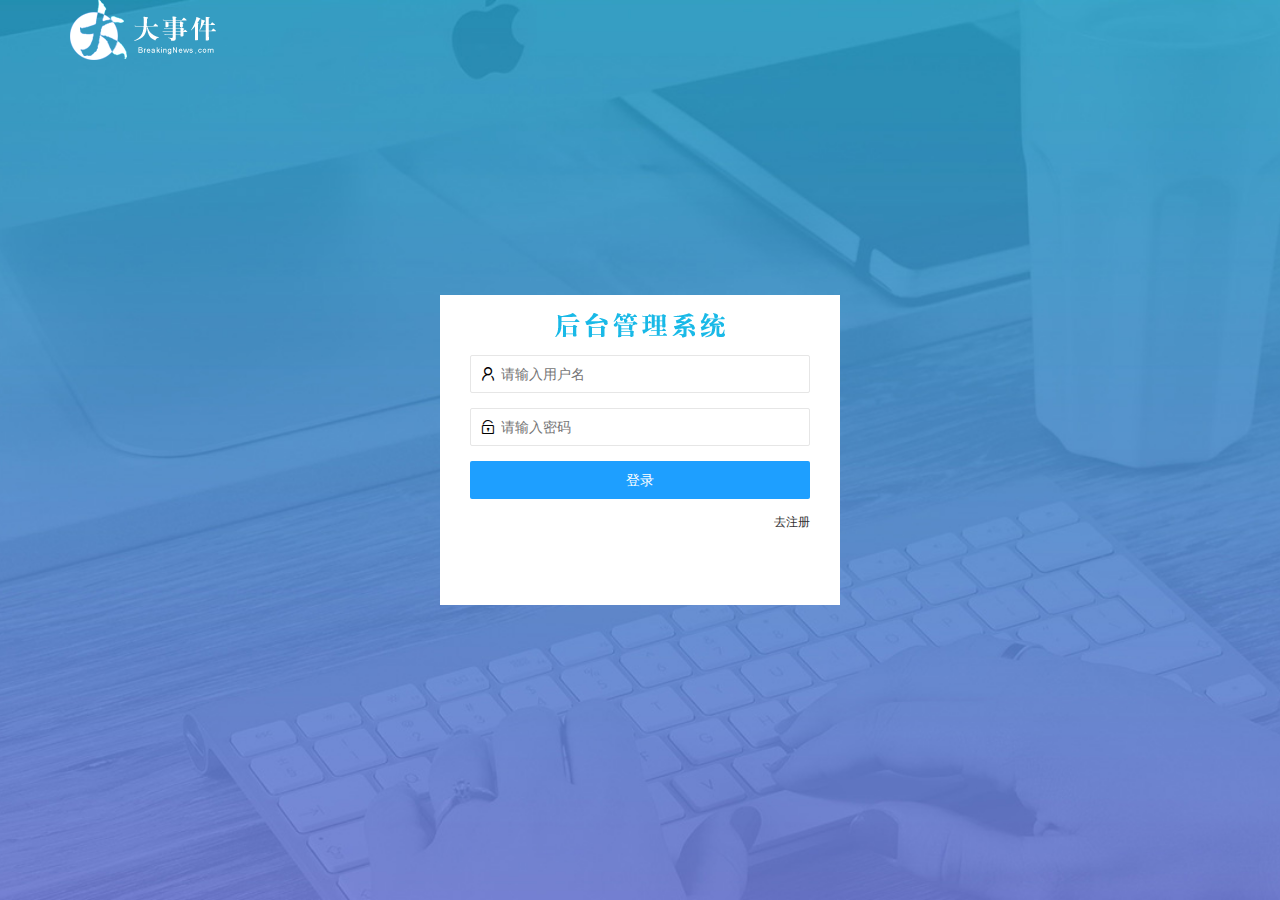
<file: login.html>
<!DOCTYPE html>
<html lang="en">

<head>
    <meta charset="UTF-8" />
    <meta name="viewport" content="width=device-width, initial-scale=1.0" />
    <meta http-equiv="X-UA-Compatible" content="ie=edge" />
    <title>Document</title>
    <link rel="stylesheet" href="./assets/lib/layui/css/layui.css" />
    <link rel="stylesheet" href="./assets/fonts/iconfont.css" />
    <link rel="stylesheet" href="./assets/css/login.css" />
</head>

<body>
    <div class="layui-main">
        <img src="./assets/images/logo.png" alt="" />
    </div>
    <div class="loginAndRegBox">
        <div class="box-title"></div>
        <!-- 登录的div -->
        <div class="login-box">
            <form class="layui-form" action="" id="form-login">
                <div class="layui-form-item">
                    <i class="layui-icon layui-icon-username"></i>
                    <input type="text" name="username" required lay-verify="required|username" placeholder="请输入用户名" autocomplete="off" class="layui-input" />
                </div>
                <div class="layui-form-item">
                    <i class="layui-icon layui-icon-password"></i>
                    <input type="password" name="password" required lay-verify="required|pass" placeholder="请输入密码" autocomplete="off" class="layui-input" />
                </div>
                <div class="layui-form-item">
                    <button type="layui-btn" class="layui-btn layui-btn-fluid layui-btn-normal" lay-submit>
                            登录
                        </button>
                </div>
                <div class="layui-form-item" id="links">
                    <a href="javascript:;" id="link_reg">去注册</a>
                </div>
            </form>
        </div>
        <!-- 注册的div -->
        <div class="reg-box">
            <form class="layui-form" id="form-reg">
                <div class="layui-form-item">
                    <i class="layui-icon layui-icon-username"></i>

                    <input type="text" name="username" required lay-verify="required|username" placeholder="请输入用户名" autocomplete="off" class="layui-input" />
                </div>
                <div class="layui-form-item">
                    <i class="layui-icon layui-icon-password"></i>

                    <input type="password" name="password" required lay-verify="required|pass" placeholder="请输入密码" autocomplete="off" class="layui-input" />
                </div>
                <div class="layui-form-item">
                    <i class="layui-icon layui-icon-password"></i>

                    <input type="password" name="repassword" required lay-verify="required|pass|repass" placeholder="请再次输入密码" autocomplete="off" class="layui-input" />
                </div>
                <div class="layui-form-item">
                    <button type="layui-btn" class="layui-btn layui-btn-fluid layui-btn-normal" lay-submit>
                            注册
                        </button>
                </div>
                <div class="layui-form-item" id="links">
                    <a href="javascript:;" id="link_login">去登录</a>
                </div>
            </form>
        </div>
    </div>
    <script src="./assets/lib/layui/layui.all.js"></script>
    <script src="./assets/lib/jquery.js"></script>
    <script src="./assets/js/baseAPI.js"></script>
    <script src="./assets/js/login.js"></script>
</body>

</html>
</file>
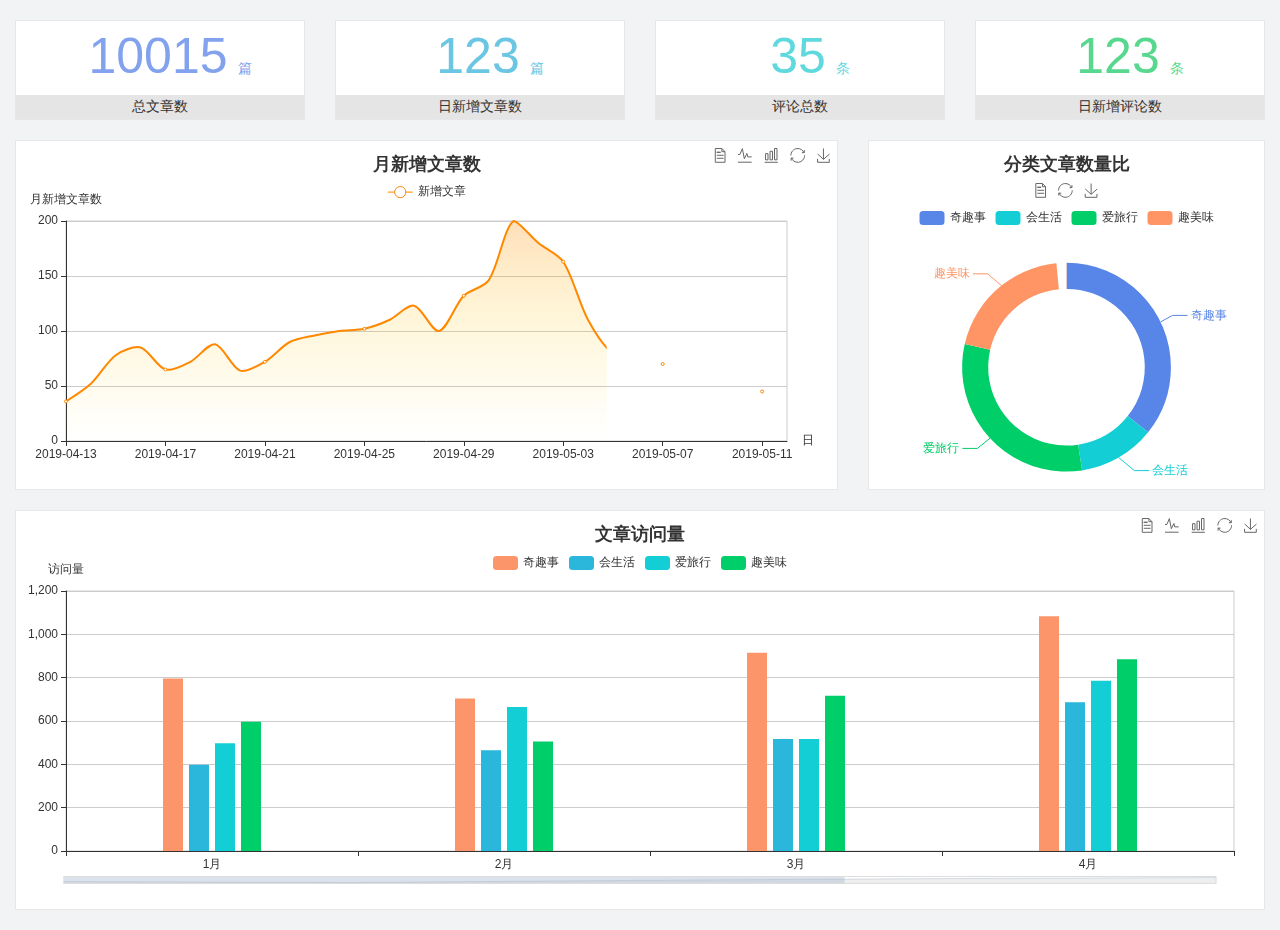
<file: home/dashboard.html>
<!DOCTYPE html>
<html lang="en">

<head>
    <meta charset="UTF-8" />
    <meta name="viewport" content="width=device-width, initial-scale=1.0" />
    <meta http-equiv="X-UA-Compatible" content="ie=edge" />
    <title>图表统计</title>
    <link rel="stylesheet" href="../assets/lib/bootstrap.css" />
    <link rel="stylesheet" href="../assets/lib/main.css" />
    <script src="../assets/lib/jquery.js"></script>
    <script type="text/javascript" src="../assets/lib/echarts.min.js"></script>
</head>

<body>
    <div class="container-fluid">
        <div class="row spannel_list">
            <div class="col-sm-3 col-xs-6">
                <div class="spannel">
                    <em>10015</em><span>篇</span>
                    <b>总文章数</b>
                </div>
            </div>
            <div class="col-sm-3 col-xs-6">
                <div class="spannel scolor01">
                    <em>123</em><span>篇</span>
                    <b>日新增文章数</b>
                </div>
            </div>
            <div class="col-sm-3 col-xs-6">
                <div class="spannel scolor02">
                    <em>35</em><span>条</span>
                    <b>评论总数</b>
                </div>
            </div>
            <div class="col-sm-3 col-xs-6">
                <div class="spannel scolor03">
                    <em>123</em><span>条</span>
                    <b>日新增评论数</b>
                </div>
            </div>
        </div>
    </div>

    <div class="container-fluid">
        <div class="row curve-pie">
            <div class="col-lg-8 col-md-8">
                <div class="gragh_pannel" id="curve_show"></div>
            </div>
            <div class="col-lg-4 col-md-4">
                <div class="gragh_pannel" id="pie_show"></div>
            </div>
        </div>
    </div>

    <div class="container-fluid">
        <div class="column_pannel" id="column_show"></div>
    </div>

    <script>
        var oChart = echarts.init(document.getElementById("curve_show"));
        var aList_all = [{
            count: 36,
            date: "2019-04-13",
        }, {
            count: 52,
            date: "2019-04-14",
        }, {
            count: 78,
            date: "2019-04-15",
        }, {
            count: 85,
            date: "2019-04-16",
        }, {
            count: 65,
            date: "2019-04-17",
        }, {
            count: 72,
            date: "2019-04-18",
        }, {
            count: 88,
            date: "2019-04-19",
        }, {
            count: 64,
            date: "2019-04-20",
        }, {
            count: 72,
            date: "2019-04-21",
        }, {
            count: 90,
            date: "2019-04-22",
        }, {
            count: 96,
            date: "2019-04-23",
        }, {
            count: 100,
            date: "2019-04-24",
        }, {
            count: 102,
            date: "2019-04-25",
        }, {
            count: 110,
            date: "2019-04-26",
        }, {
            count: 123,
            date: "2019-04-27",
        }, {
            count: 100,
            date: "2019-04-28",
        }, {
            count: 132,
            date: "2019-04-29",
        }, {
            count: 146,
            date: "2019-04-30",
        }, {
            count: 200,
            date: "2019-05-01",
        }, {
            count: 180,
            date: "2019-05-02",
        }, {
            count: 163,
            date: "2019-05-03",
        }, {
            count: 110,
            date: "2019-05-04",
        }, {
            count: 80,
            date: "2019-05-05",
        }, {
            count: 82,
            date: "2019-05-06",
        }, {
            count: 70,
            date: "2019-05-07",
        }, {
            count: 65,
            date: "2019-05-08",
        }, {
            count: 54,
            date: "2019-05-09",
        }, {
            count: 40,
            date: "2019-05-10",
        }, {
            count: 45,
            date: "2019-05-11",
        }, {
            count: 38,
            date: "2019-05-12",
        }, ];

        let aCount = [];
        let aDate = [];

        for (var i = 0; i < aList_all.length; i++) {
            aCount.push(aList_all[i].count);
            aDate.push(aList_all[i].date);
        }

        var chartopt = {
            title: {
                text: "月新增文章数",
                left: "center",
                top: "10",
            },
            tooltip: {
                trigger: "axis",
            },
            legend: {
                data: ["新增文章"],
                top: "40",
            },
            toolbox: {
                show: true,
                feature: {
                    mark: {
                        show: true,
                    },
                    dataView: {
                        show: true,
                        readOnly: false,
                    },
                    magicType: {
                        show: true,
                        type: ["line", "bar"],
                    },
                    restore: {
                        show: true,
                    },
                    saveAsImage: {
                        show: true,
                    },
                },
            },
            calculable: true,
            xAxis: [{
                name: "日",
                type: "category",
                boundaryGap: false,
                data: aDate,
            }, ],
            yAxis: [{
                name: "月新增文章数",
                type: "value",
            }, ],
            series: [{
                name: "新增文章",
                type: "line",
                smooth: true,
                itemStyle: {
                    normal: {
                        areaStyle: {
                            type: "default",
                        },
                        color: "#f80",
                    },
                    lineStyle: {
                        color: "#f80",
                    },
                },
                data: aCount,
            }, ],
            areaStyle: {
                normal: {
                    color: new echarts.graphic.LinearGradient(0, 0, 0, 1, [{
                        offset: 0,
                        color: "rgba(255,136,0,0.39)",
                    }, {
                        offset: 0.34,
                        color: "rgba(255,180,0,0.25)",
                    }, {
                        offset: 1,
                        color: "rgba(255,222,0,0.00)",
                    }, ]),
                },
            },
            grid: {
                show: true,
                x: 50,
                x2: 50,
                y: 80,
                height: 220,
            },
        };

        oChart.setOption(chartopt);

        var oPie = echarts.init(document.getElementById("pie_show"));
        var oPieopt = {
            title: {
                top: 10,
                text: "分类文章数量比",
                x: "center",
            },
            tooltip: {
                trigger: "item",
                formatter: "{a} <br/>{b} : {c} ({d}%)",
            },
            color: ["#5885e8", "#13cfd5", "#00ce68", "#ff9565"],
            legend: {
                x: "center",
                top: 65,
                data: ["奇趣事", "会生活", "爱旅行", "趣美味"],
            },
            toolbox: {
                show: true,
                x: "center",
                top: 35,
                feature: {
                    mark: {
                        show: true,
                    },
                    dataView: {
                        show: true,
                        readOnly: false,
                    },
                    magicType: {
                        show: true,
                        type: ["pie", "funnel"],
                        option: {
                            funnel: {
                                x: "25%",
                                width: "50%",
                                funnelAlign: "left",
                                max: 1548,
                            },
                        },
                    },
                    restore: {
                        show: true,
                    },
                    saveAsImage: {
                        show: true,
                    },
                },
            },
            calculable: true,
            series: [{
                name: "访问来源",
                type: "pie",
                radius: ["45%", "60%"],
                center: ["50%", "65%"],
                data: [{
                    value: 300,
                    name: "奇趣事",
                }, {
                    value: 100,
                    name: "会生活",
                }, {
                    value: 260,
                    name: "爱旅行",
                }, {
                    value: 180,
                    name: "趣美味",
                }, ],
            }, ],
        };
        oPie.setOption(oPieopt);

        var oColumn = this.echarts.init(document.getElementById("column_show"));
        var oColumnopt = {
            title: {
                text: "文章访问量",
                left: "center",
                top: "10",
            },
            tooltip: {
                trigger: "axis",
            },
            legend: {
                data: ["奇趣事", "会生活", "爱旅行", "趣美味"],
                top: "40",
            },
            toolbox: {
                show: true,
                feature: {
                    mark: {
                        show: true,
                    },
                    dataView: {
                        show: true,
                        readOnly: false,
                    },
                    magicType: {
                        show: true,
                        type: ["line", "bar"],
                    },
                    restore: {
                        show: true,
                    },
                    saveAsImage: {
                        show: true,
                    },
                },
            },
            calculable: true,
            xAxis: [{
                type: "category",
                data: ["1月", "2月", "3月", "4月", "5月"],
            }, ],
            yAxis: [{
                name: "访问量",
                type: "value",
            }, ],
            series: [{
                name: "奇趣事",
                type: "bar",
                barWidth: 20,
                itemStyle: {
                    normal: {
                        areaStyle: {
                            type: "default",
                        },
                        color: "#fd956a",
                    },
                },
                data: [800, 708, 920, 1090, 1200],
            }, {
                name: "会生活",
                type: "bar",
                barWidth: 20,
                itemStyle: {
                    normal: {
                        areaStyle: {
                            type: "default",
                        },
                        color: "#2bb6db",
                    },
                },
                data: [400, 468, 520, 690, 800],
            }, {
                name: "爱旅行",
                type: "bar",
                barWidth: 20,
                itemStyle: {
                    normal: {
                        areaStyle: {
                            type: "default",
                        },
                        color: "#13cfd5",
                    },
                },
                data: [500, 668, 520, 790, 900],
            }, {
                name: "趣美味",
                type: "bar",
                barWidth: 20,
                itemStyle: {
                    normal: {
                        areaStyle: {
                            type: "default",
                        },
                        color: "#00ce68",
                    },
                },
                data: [600, 508, 720, 890, 1000],
            }, ],
            grid: {
                show: true,
                x: 50,
                x2: 30,
                y: 80,
                height: 260,
            },
            dataZoom: [
                //给x轴设置滚动条
                {
                    start: 0, //默认为0
                    end: 100 - 1000 / 31, //默认为100
                    type: "slider",
                    show: true,
                    xAxisIndex: [0],
                    handleSize: 0, //滑动条的 左右2个滑动条的大小
                    height: 8, //组件高度
                    left: 45, //左边的距离
                    right: 50, //右边的距离
                    bottom: 26, //右边的距离
                    handleColor: "#ddd", //h滑动图标的颜色
                    handleStyle: {
                        borderColor: "#cacaca",
                        borderWidth: "1",
                        shadowBlur: 2,
                        background: "#ddd",
                        shadowColor: "#ddd",
                    },
                },
            ],
        };
        oColumn.setOption(oColumnopt);
    </script>
</body>

</html>
</file>
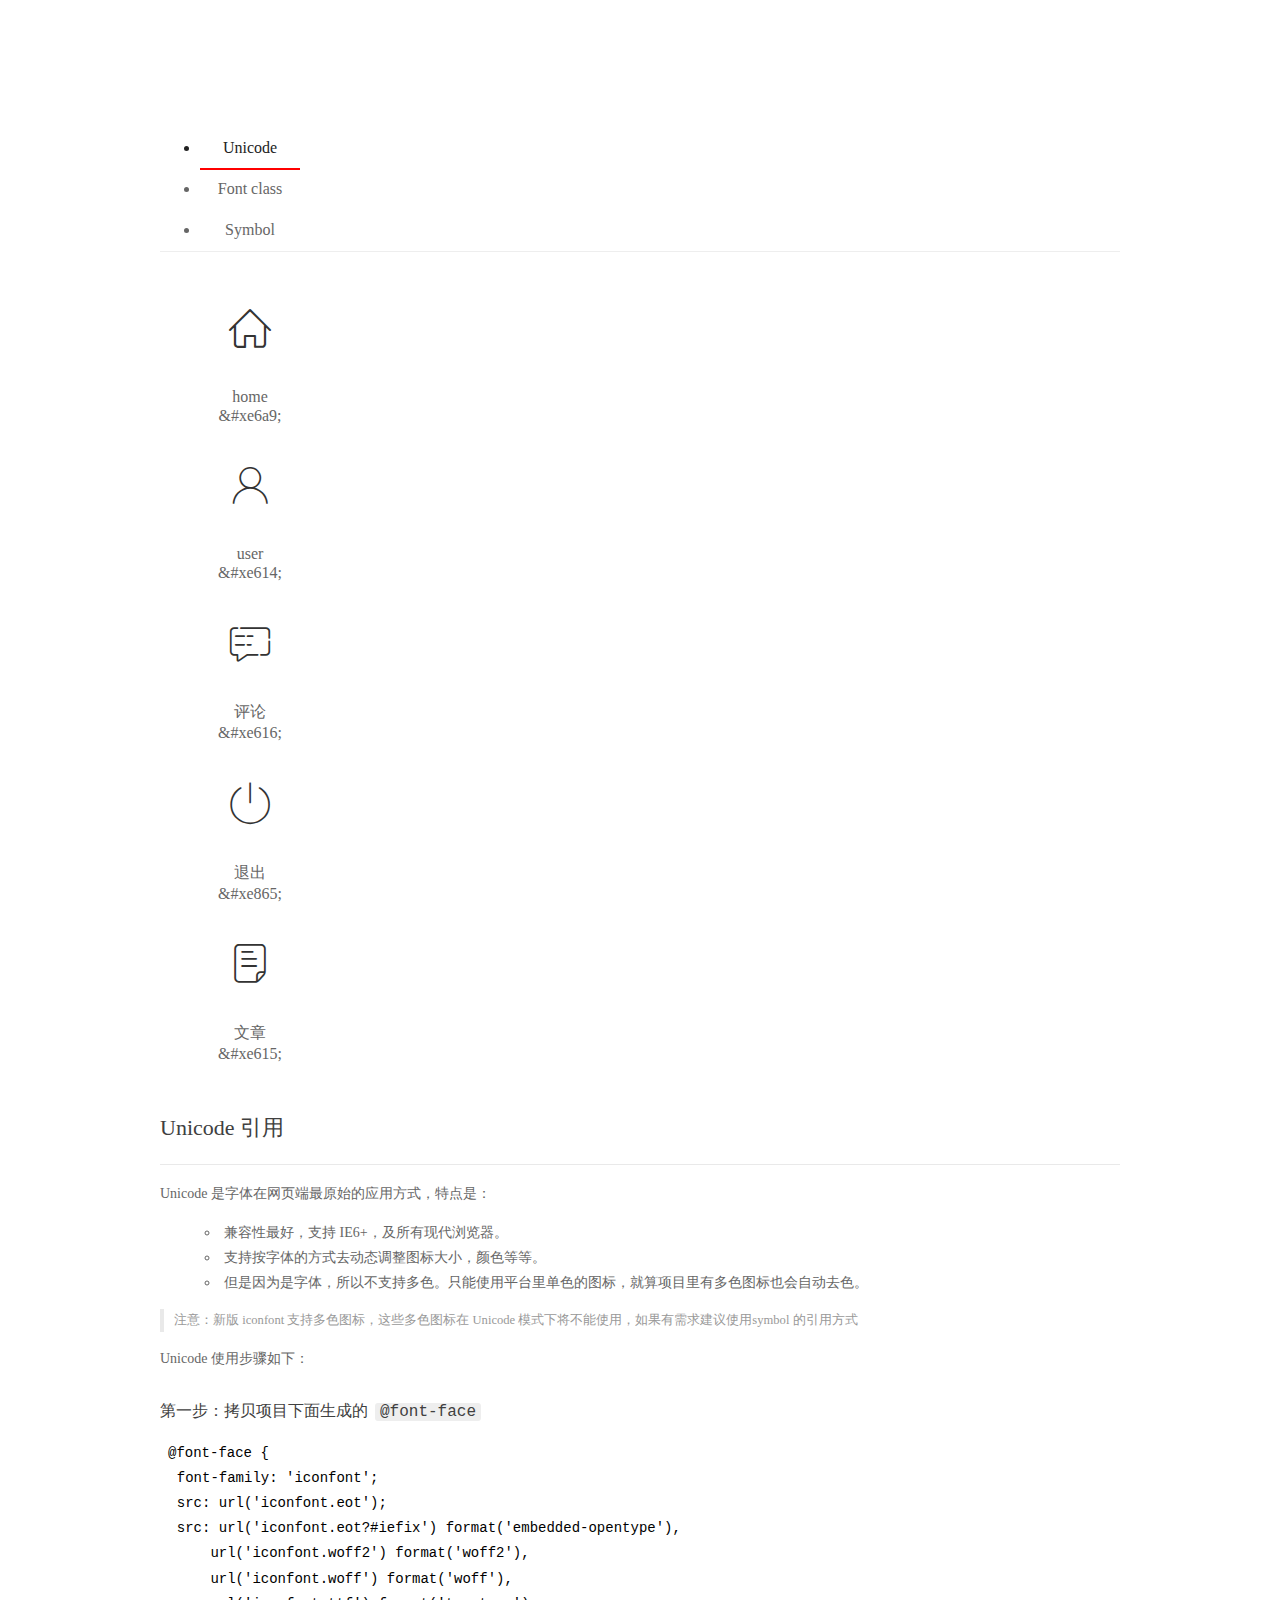
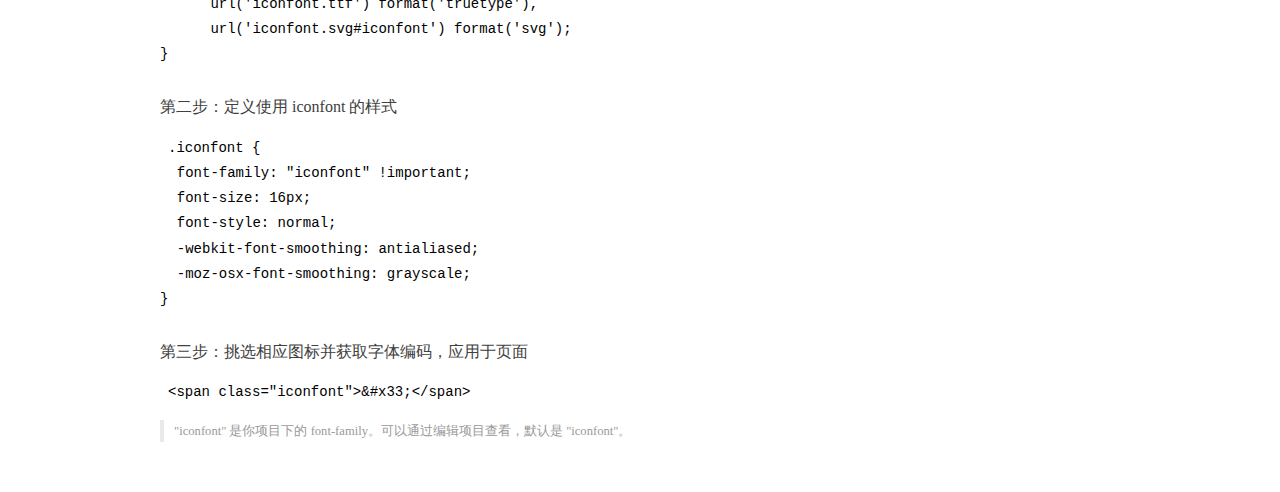
<file: assets/fonts/demo_index.html>
<!DOCTYPE html>
<html>
<head>
  <meta charset="utf-8"/>
  <title>IconFont Demo</title>
  <link rel="shortcut icon" href="https://gtms04.alicdn.com/tps/i4/TB1_oz6GVXXXXaFXpXXJDFnIXXX-64-64.ico" type="image/x-icon"/>
  <link rel="stylesheet" href="https://g.alicdn.com/thx/cube/1.3.2/cube.min.css">
  <link rel="stylesheet" href="demo.css">
  <link rel="stylesheet" href="iconfont.css">
  <script src="iconfont.js"></script>
  <!-- jQuery -->
  <script src="https://a1.alicdn.com/oss/uploads/2018/12/26/7bfddb60-08e8-11e9-9b04-53e73bb6408b.js"></script>
  <!-- 代码高亮 -->
  <script src="https://a1.alicdn.com/oss/uploads/2018/12/26/a3f714d0-08e6-11e9-8a15-ebf944d7534c.js"></script>
</head>
<body>
  <div class="main">
    <h1 class="logo"><a href="https://www.iconfont.cn/" title="iconfont 首页" target="_blank">&#xe86b;</a></h1>
    <div class="nav-tabs">
      <ul id="tabs" class="dib-box">
        <li class="dib active"><span>Unicode</span></li>
        <li class="dib"><span>Font class</span></li>
        <li class="dib"><span>Symbol</span></li>
      </ul>
      
    </div>
    <div class="tab-container">
      <div class="content unicode" style="display: block;">
          <ul class="icon_lists dib-box">
          
            <li class="dib">
              <span class="icon iconfont">&#xe6a9;</span>
                <div class="name">home</div>
                <div class="code-name">&amp;#xe6a9;</div>
              </li>
          
            <li class="dib">
              <span class="icon iconfont">&#xe614;</span>
                <div class="name">user</div>
                <div class="code-name">&amp;#xe614;</div>
              </li>
          
            <li class="dib">
              <span class="icon iconfont">&#xe616;</span>
                <div class="name">评论</div>
                <div class="code-name">&amp;#xe616;</div>
              </li>
          
            <li class="dib">
              <span class="icon iconfont">&#xe865;</span>
                <div class="name">退出</div>
                <div class="code-name">&amp;#xe865;</div>
              </li>
          
            <li class="dib">
              <span class="icon iconfont">&#xe615;</span>
                <div class="name">文章</div>
                <div class="code-name">&amp;#xe615;</div>
              </li>
          
          </ul>
          <div class="article markdown">
          <h2 id="unicode-">Unicode 引用</h2>
          <hr>

          <p>Unicode 是字体在网页端最原始的应用方式，特点是：</p>
          <ul>
            <li>兼容性最好，支持 IE6+，及所有现代浏览器。</li>
            <li>支持按字体的方式去动态调整图标大小，颜色等等。</li>
            <li>但是因为是字体，所以不支持多色。只能使用平台里单色的图标，就算项目里有多色图标也会自动去色。</li>
          </ul>
          <blockquote>
            <p>注意：新版 iconfont 支持多色图标，这些多色图标在 Unicode 模式下将不能使用，如果有需求建议使用symbol 的引用方式</p>
          </blockquote>
          <p>Unicode 使用步骤如下：</p>
          <h3 id="-font-face">第一步：拷贝项目下面生成的 <code>@font-face</code></h3>
<pre><code class="language-css"
>@font-face {
  font-family: 'iconfont';
  src: url('iconfont.eot');
  src: url('iconfont.eot?#iefix') format('embedded-opentype'),
      url('iconfont.woff2') format('woff2'),
      url('iconfont.woff') format('woff'),
      url('iconfont.ttf') format('truetype'),
      url('iconfont.svg#iconfont') format('svg');
}
</code></pre>
          <h3 id="-iconfont-">第二步：定义使用 iconfont 的样式</h3>
<pre><code class="language-css"
>.iconfont {
  font-family: "iconfont" !important;
  font-size: 16px;
  font-style: normal;
  -webkit-font-smoothing: antialiased;
  -moz-osx-font-smoothing: grayscale;
}
</code></pre>
          <h3 id="-">第三步：挑选相应图标并获取字体编码，应用于页面</h3>
<pre>
<code class="language-html"
>&lt;span class="iconfont"&gt;&amp;#x33;&lt;/span&gt;
</code></pre>
          <blockquote>
            <p>"iconfont" 是你项目下的 font-family。可以通过编辑项目查看，默认是 "iconfont"。</p>
          </blockquote>
          </div>
      </div>
      <div class="content font-class">
        <ul class="icon_lists dib-box">
          
          <li class="dib">
            <span class="icon iconfont icon-home"></span>
            <div class="name">
              home
            </div>
            <div class="code-name">.icon-home
            </div>
          </li>
          
          <li class="dib">
            <span class="icon iconfont icon-user"></span>
            <div class="name">
              user
            </div>
            <div class="code-name">.icon-user
            </div>
          </li>
          
          <li class="dib">
            <span class="icon iconfont icon-pinglun"></span>
            <div class="name">
              评论
            </div>
            <div class="code-name">.icon-pinglun
            </div>
          </li>
          
          <li class="dib">
            <span class="icon iconfont icon-tuichu"></span>
            <div class="name">
              退出
            </div>
            <div class="code-name">.icon-tuichu
            </div>
          </li>
          
          <li class="dib">
            <span class="icon iconfont icon-16"></span>
            <div class="name">
              文章
            </div>
            <div class="code-name">.icon-16
            </div>
          </li>
          
        </ul>
        <div class="article markdown">
        <h2 id="font-class-">font-class 引用</h2>
        <hr>

        <p>font-class 是 Unicode 使用方式的一种变种，主要是解决 Unicode 书写不直观，语意不明确的问题。</p>
        <p>与 Unicode 使用方式相比，具有如下特点：</p>
        <ul>
          <li>兼容性良好，支持 IE8+，及所有现代浏览器。</li>
          <li>相比于 Unicode 语意明确，书写更直观。可以很容易分辨这个 icon 是什么。</li>
          <li>因为使用 class 来定义图标，所以当要替换图标时，只需要修改 class 里面的 Unicode 引用。</li>
          <li>不过因为本质上还是使用的字体，所以多色图标还是不支持的。</li>
        </ul>
        <p>使用步骤如下：</p>
        <h3 id="-fontclass-">第一步：引入项目下面生成的 fontclass 代码：</h3>
<pre><code class="language-html">&lt;link rel="stylesheet" href="./iconfont.css"&gt;
</code></pre>
        <h3 id="-">第二步：挑选相应图标并获取类名，应用于页面：</h3>
<pre><code class="language-html">&lt;span class="iconfont icon-xxx"&gt;&lt;/span&gt;
</code></pre>
        <blockquote>
          <p>"
            iconfont" 是你项目下的 font-family。可以通过编辑项目查看，默认是 "iconfont"。</p>
        </blockquote>
      </div>
      </div>
      <div class="content symbol">
          <ul class="icon_lists dib-box">
          
            <li class="dib">
                <svg class="icon svg-icon" aria-hidden="true">
                  <use xlink:href="#icon-home"></use>
                </svg>
                <div class="name">home</div>
                <div class="code-name">#icon-home</div>
            </li>
          
            <li class="dib">
                <svg class="icon svg-icon" aria-hidden="true">
                  <use xlink:href="#icon-user"></use>
                </svg>
                <div class="name">user</div>
                <div class="code-name">#icon-user</div>
            </li>
          
            <li class="dib">
                <svg class="icon svg-icon" aria-hidden="true">
                  <use xlink:href="#icon-pinglun"></use>
                </svg>
                <div class="name">评论</div>
                <div class="code-name">#icon-pinglun</div>
            </li>
          
            <li class="dib">
                <svg class="icon svg-icon" aria-hidden="true">
                  <use xlink:href="#icon-tuichu"></use>
                </svg>
                <div class="name">退出</div>
                <div class="code-name">#icon-tuichu</div>
            </li>
          
            <li class="dib">
                <svg class="icon svg-icon" aria-hidden="true">
                  <use xlink:href="#icon-16"></use>
                </svg>
                <div class="name">文章</div>
                <div class="code-name">#icon-16</div>
            </li>
          
          </ul>
          <div class="article markdown">
          <h2 id="symbol-">Symbol 引用</h2>
          <hr>

          <p>这是一种全新的使用方式，应该说这才是未来的主流，也是平台目前推荐的用法。相关介绍可以参考这篇<a href="">文章</a>
            这种用法其实是做了一个 SVG 的集合，与另外两种相比具有如下特点：</p>
          <ul>
            <li>支持多色图标了，不再受单色限制。</li>
            <li>通过一些技巧，支持像字体那样，通过 <code>font-size</code>, <code>color</code> 来调整样式。</li>
            <li>兼容性较差，支持 IE9+，及现代浏览器。</li>
            <li>浏览器渲染 SVG 的性能一般，还不如 png。</li>
          </ul>
          <p>使用步骤如下：</p>
          <h3 id="-symbol-">第一步：引入项目下面生成的 symbol 代码：</h3>
<pre><code class="language-html">&lt;script src="./iconfont.js"&gt;&lt;/script&gt;
</code></pre>
          <h3 id="-css-">第二步：加入通用 CSS 代码（引入一次就行）：</h3>
<pre><code class="language-html">&lt;style&gt;
.icon {
  width: 1em;
  height: 1em;
  vertical-align: -0.15em;
  fill: currentColor;
  overflow: hidden;
}
&lt;/style&gt;
</code></pre>
          <h3 id="-">第三步：挑选相应图标并获取类名，应用于页面：</h3>
<pre><code class="language-html">&lt;svg class="icon" aria-hidden="true"&gt;
  &lt;use xlink:href="#icon-xxx"&gt;&lt;/use&gt;
&lt;/svg&gt;
</code></pre>
          </div>
      </div>

    </div>
  </div>
  <script>
  $(document).ready(function () {
      $('.tab-container .content:first').show()

      $('#tabs li').click(function (e) {
        var tabContent = $('.tab-container .content')
        var index = $(this).index()

        if ($(this).hasClass('active')) {
          return
        } else {
          $('#tabs li').removeClass('active')
          $(this).addClass('active')

          tabContent.hide().eq(index).fadeIn()
        }
      })
    })
  </script>
</body>
</html>
</file>
<file: assets/lib/layui/css/layui.css>
/** layui-v2.5.5 MIT License By https://www.layui.com */
 .layui-inline,img{display:inline-block;vertical-align:middle}h1,h2,h3,h4,h5,h6{font-weight:400}.layui-edge,.layui-header,.layui-inline,.layui-main{position:relative}.layui-body,.layui-edge,.layui-elip{overflow:hidden}.layui-btn,.layui-edge,.layui-inline,img{vertical-align:middle}.layui-btn,.layui-disabled,.layui-icon,.layui-unselect{-moz-user-select:none;-webkit-user-select:none;-ms-user-select:none}.layui-elip,.layui-form-checkbox span,.layui-form-pane .layui-form-label{text-overflow:ellipsis;white-space:nowrap}.layui-breadcrumb,.layui-tree-btnGroup{visibility:hidden}blockquote,body,button,dd,div,dl,dt,form,h1,h2,h3,h4,h5,h6,input,li,ol,p,pre,td,textarea,th,ul{margin:0;padding:0;-webkit-tap-highlight-color:rgba(0,0,0,0)}a:active,a:hover{outline:0}img{border:none}li{list-style:none}table{border-collapse:collapse;border-spacing:0}h4,h5,h6{font-size:100%}button,input,optgroup,option,select,textarea{font-family:inherit;font-size:inherit;font-style:inherit;font-weight:inherit;outline:0}pre{white-space:pre-wrap;white-space:-moz-pre-wrap;white-space:-pre-wrap;white-space:-o-pre-wrap;word-wrap:break-word}body{line-height:24px;font:14px Helvetica Neue,Helvetica,PingFang SC,Tahoma,Arial,sans-serif}hr{height:1px;margin:10px 0;border:0;clear:both}a{color:#333;text-decoration:none}a:hover{color:#777}a cite{font-style:normal;*cursor:pointer}.layui-border-box,.layui-border-box *{box-sizing:border-box}.layui-box,.layui-box *{box-sizing:content-box}.layui-clear{clear:both;*zoom:1}.layui-clear:after{content:'\20';clear:both;*zoom:1;display:block;height:0}.layui-inline{*display:inline;*zoom:1}.layui-edge{display:inline-block;width:0;height:0;border-width:6px;border-style:dashed;border-color:transparent}.layui-edge-top{top:-4px;border-bottom-color:#999;border-bottom-style:solid}.layui-edge-right{border-left-color:#999;border-left-style:solid}.layui-edge-bottom{top:2px;border-top-color:#999;border-top-style:solid}.layui-edge-left{border-right-color:#999;border-right-style:solid}.layui-disabled,.layui-disabled:hover{color:#d2d2d2!important;cursor:not-allowed!important}.layui-circle{border-radius:100%}.layui-show{display:block!important}.layui-hide{display:none!important}@font-face{font-family:layui-icon;src:url(../font/iconfont.eot?v=250);src:url(../font/iconfont.eot?v=250#iefix) format('embedded-opentype'),url(../font/iconfont.woff2?v=250) format('woff2'),url(../font/iconfont.woff?v=250) format('woff'),url(../font/iconfont.ttf?v=250) format('truetype'),url(../font/iconfont.svg?v=250#layui-icon) format('svg')}.layui-icon{font-family:layui-icon!important;font-size:16px;font-style:normal;-webkit-font-smoothing:antialiased;-moz-osx-font-smoothing:grayscale}.layui-icon-reply-fill:before{content:"\e611"}.layui-icon-set-fill:before{content:"\e614"}.layui-icon-menu-fill:before{content:"\e60f"}.layui-icon-search:before{content:"\e615"}.layui-icon-share:before{content:"\e641"}.layui-icon-set-sm:before{content:"\e620"}.layui-icon-engine:before{content:"\e628"}.layui-icon-close:before{content:"\1006"}.layui-icon-close-fill:before{content:"\1007"}.layui-icon-chart-screen:before{content:"\e629"}.layui-icon-star:before{content:"\e600"}.layui-icon-circle-dot:before{content:"\e617"}.layui-icon-chat:before{content:"\e606"}.layui-icon-release:before{content:"\e609"}.layui-icon-list:before{content:"\e60a"}.layui-icon-chart:before{content:"\e62c"}.layui-icon-ok-circle:before{content:"\1005"}.layui-icon-layim-theme:before{content:"\e61b"}.layui-icon-table:before{content:"\e62d"}.layui-icon-right:before{content:"\e602"}.layui-icon-left:before{content:"\e603"}.layui-icon-cart-simple:before{content:"\e698"}.layui-icon-face-cry:before{content:"\e69c"}.layui-icon-face-smile:before{content:"\e6af"}.layui-icon-survey:before{content:"\e6b2"}.layui-icon-tree:before{content:"\e62e"}.layui-icon-upload-circle:before{content:"\e62f"}.layui-icon-add-circle:before{content:"\e61f"}.layui-icon-download-circle:before{content:"\e601"}.layui-icon-templeate-1:before{content:"\e630"}.layui-icon-util:before{content:"\e631"}.layui-icon-face-surprised:before{content:"\e664"}.layui-icon-edit:before{content:"\e642"}.layui-icon-speaker:before{content:"\e645"}.layui-icon-down:before{content:"\e61a"}.layui-icon-file:before{content:"\e621"}.layui-icon-layouts:before{content:"\e632"}.layui-icon-rate-half:before{content:"\e6c9"}.layui-icon-add-circle-fine:before{content:"\e608"}.layui-icon-prev-circle:before{content:"\e633"}.layui-icon-read:before{content:"\e705"}.layui-icon-404:before{content:"\e61c"}.layui-icon-carousel:before{content:"\e634"}.layui-icon-help:before{content:"\e607"}.layui-icon-code-circle:before{content:"\e635"}.layui-icon-water:before{content:"\e636"}.layui-icon-username:before{content:"\e66f"}.layui-icon-find-fill:before{content:"\e670"}.layui-icon-about:before{content:"\e60b"}.layui-icon-location:before{content:"\e715"}.layui-icon-up:before{content:"\e619"}.layui-icon-pause:before{content:"\e651"}.layui-icon-date:before{content:"\e637"}.layui-icon-layim-uploadfile:before{content:"\e61d"}.layui-icon-delete:before{content:"\e640"}.layui-icon-play:before{content:"\e652"}.layui-icon-top:before{content:"\e604"}.layui-icon-friends:before{content:"\e612"}.layui-icon-refresh-3:before{content:"\e9aa"}.layui-icon-ok:before{content:"\e605"}.layui-icon-layer:before{content:"\e638"}.layui-icon-face-smile-fine:before{content:"\e60c"}.layui-icon-dollar:before{content:"\e659"}.layui-icon-group:before{content:"\e613"}.layui-icon-layim-download:before{content:"\e61e"}.layui-icon-picture-fine:before{content:"\e60d"}.layui-icon-link:before{content:"\e64c"}.layui-icon-diamond:before{content:"\e735"}.layui-icon-log:before{content:"\e60e"}.layui-icon-rate-solid:before{content:"\e67a"}.layui-icon-fonts-del:before{content:"\e64f"}.layui-icon-unlink:before{content:"\e64d"}.layui-icon-fonts-clear:before{content:"\e639"}.layui-icon-triangle-r:before{content:"\e623"}.layui-icon-circle:before{content:"\e63f"}.layui-icon-radio:before{content:"\e643"}.layui-icon-align-center:before{content:"\e647"}.layui-icon-align-right:before{content:"\e648"}.layui-icon-align-left:before{content:"\e649"}.layui-icon-loading-1:before{content:"\e63e"}.layui-icon-return:before{content:"\e65c"}.layui-icon-fonts-strong:before{content:"\e62b"}.layui-icon-upload:before{content:"\e67c"}.layui-icon-dialogue:before{content:"\e63a"}.layui-icon-video:before{content:"\e6ed"}.layui-icon-headset:before{content:"\e6fc"}.layui-icon-cellphone-fine:before{content:"\e63b"}.layui-icon-add-1:before{content:"\e654"}.layui-icon-face-smile-b:before{content:"\e650"}.layui-icon-fonts-html:before{content:"\e64b"}.layui-icon-form:before{content:"\e63c"}.layui-icon-cart:before{content:"\e657"}.layui-icon-camera-fill:before{content:"\e65d"}.layui-icon-tabs:before{content:"\e62a"}.layui-icon-fonts-code:before{content:"\e64e"}.layui-icon-fire:before{content:"\e756"}.layui-icon-set:before{content:"\e716"}.layui-icon-fonts-u:before{content:"\e646"}.layui-icon-triangle-d:before{content:"\e625"}.layui-icon-tips:before{content:"\e702"}.layui-icon-picture:before{content:"\e64a"}.layui-icon-more-vertical:before{content:"\e671"}.layui-icon-flag:before{content:"\e66c"}.layui-icon-loading:before{content:"\e63d"}.layui-icon-fonts-i:before{content:"\e644"}.layui-icon-refresh-1:before{content:"\e666"}.layui-icon-rmb:before{content:"\e65e"}.layui-icon-home:before{content:"\e68e"}.layui-icon-user:before{content:"\e770"}.layui-icon-notice:before{content:"\e667"}.layui-icon-login-weibo:before{content:"\e675"}.layui-icon-voice:before{content:"\e688"}.layui-icon-upload-drag:before{content:"\e681"}.layui-icon-login-qq:before{content:"\e676"}.layui-icon-snowflake:before{content:"\e6b1"}.layui-icon-file-b:before{content:"\e655"}.layui-icon-template:before{content:"\e663"}.layui-icon-auz:before{content:"\e672"}.layui-icon-console:before{content:"\e665"}.layui-icon-app:before{content:"\e653"}.layui-icon-prev:before{content:"\e65a"}.layui-icon-website:before{content:"\e7ae"}.layui-icon-next:before{content:"\e65b"}.layui-icon-component:before{content:"\e857"}.layui-icon-more:before{content:"\e65f"}.layui-icon-login-wechat:before{content:"\e677"}.layui-icon-shrink-right:before{content:"\e668"}.layui-icon-spread-left:before{content:"\e66b"}.layui-icon-camera:before{content:"\e660"}.layui-icon-note:before{content:"\e66e"}.layui-icon-refresh:before{content:"\e669"}.layui-icon-female:before{content:"\e661"}.layui-icon-male:before{content:"\e662"}.layui-icon-password:before{content:"\e673"}.layui-icon-senior:before{content:"\e674"}.layui-icon-theme:before{content:"\e66a"}.layui-icon-tread:before{content:"\e6c5"}.layui-icon-praise:before{content:"\e6c6"}.layui-icon-star-fill:before{content:"\e658"}.layui-icon-rate:before{content:"\e67b"}.layui-icon-template-1:before{content:"\e656"}.layui-icon-vercode:before{content:"\e679"}.layui-icon-cellphone:before{content:"\e678"}.layui-icon-screen-full:before{content:"\e622"}.layui-icon-screen-restore:before{content:"\e758"}.layui-icon-cols:before{content:"\e610"}.layui-icon-export:before{content:"\e67d"}.layui-icon-print:before{content:"\e66d"}.layui-icon-slider:before{content:"\e714"}.layui-icon-addition:before{content:"\e624"}.layui-icon-subtraction:before{content:"\e67e"}.layui-icon-service:before{content:"\e626"}.layui-icon-transfer:before{content:"\e691"}.layui-main{width:1140px;margin:0 auto}.layui-header{z-index:1000;height:60px}.layui-header a:hover{transition:all .5s;-webkit-transition:all .5s}.layui-side{position:fixed;left:0;top:0;bottom:0;z-index:999;width:200px;overflow-x:hidden}.layui-side-scroll{position:relative;width:220px;height:100%;overflow-x:hidden}.layui-body{position:absolute;left:200px;right:0;top:0;bottom:0;z-index:998;width:auto;overflow-y:auto;box-sizing:border-box}.layui-layout-body{overflow:hidden}.layui-layout-admin .layui-header{background-color:#23262E}.layui-layout-admin .layui-side{top:60px;width:200px;overflow-x:hidden}.layui-layout-admin .layui-body{position:fixed;top:60px;bottom:44px}.layui-layout-admin .layui-main{width:auto;margin:0 15px}.layui-layout-admin .layui-footer{position:fixed;left:200px;right:0;bottom:0;height:44px;line-height:44px;padding:0 15px;background-color:#eee}.layui-layout-admin .layui-logo{position:absolute;left:0;top:0;width:200px;height:100%;line-height:60px;text-align:center;color:#009688;font-size:16px}.layui-layout-admin .layui-header .layui-nav{background:0 0}.layui-layout-left{position:absolute!important;left:200px;top:0}.layui-layout-right{position:absolute!important;right:0;top:0}.layui-container{position:relative;margin:0 auto;padding:0 15px;box-sizing:border-box}.layui-fluid{position:relative;margin:0 auto;padding:0 15px}.layui-row:after,.layui-row:before{content:'';display:block;clear:both}.layui-col-lg1,.layui-col-lg10,.layui-col-lg11,.layui-col-lg12,.layui-col-lg2,.layui-col-lg3,.layui-col-lg4,.layui-col-lg5,.layui-col-lg6,.layui-col-lg7,.layui-col-lg8,.layui-col-lg9,.layui-col-md1,.layui-col-md10,.layui-col-md11,.layui-col-md12,.layui-col-md2,.layui-col-md3,.layui-col-md4,.layui-col-md5,.layui-col-md6,.layui-col-md7,.layui-col-md8,.layui-col-md9,.layui-col-sm1,.layui-col-sm10,.layui-col-sm11,.layui-col-sm12,.layui-col-sm2,.layui-col-sm3,.layui-col-sm4,.layui-col-sm5,.layui-col-sm6,.layui-col-sm7,.layui-col-sm8,.layui-col-sm9,.layui-col-xs1,.layui-col-xs10,.layui-col-xs11,.layui-col-xs12,.layui-col-xs2,.layui-col-xs3,.layui-col-xs4,.layui-col-xs5,.layui-col-xs6,.layui-col-xs7,.layui-col-xs8,.layui-col-xs9{position:relative;display:block;box-sizing:border-box}.layui-col-xs1,.layui-col-xs10,.layui-col-xs11,.layui-col-xs12,.layui-col-xs2,.layui-col-xs3,.layui-col-xs4,.layui-col-xs5,.layui-col-xs6,.layui-col-xs7,.layui-col-xs8,.layui-col-xs9{float:left}.layui-col-xs1{width:8.33333333%}.layui-col-xs2{width:16.66666667%}.layui-col-xs3{width:25%}.layui-col-xs4{width:33.33333333%}.layui-col-xs5{width:41.66666667%}.layui-col-xs6{width:50%}.layui-col-xs7{width:58.33333333%}.layui-col-xs8{width:66.66666667%}.layui-col-xs9{width:75%}.layui-col-xs10{width:83.33333333%}.layui-col-xs11{width:91.66666667%}.layui-col-xs12{width:100%}.layui-col-xs-offset1{margin-left:8.33333333%}.layui-col-xs-offset2{margin-left:16.66666667%}.layui-col-xs-offset3{margin-left:25%}.layui-col-xs-offset4{margin-left:33.33333333%}.layui-col-xs-offset5{margin-left:41.66666667%}.layui-col-xs-offset6{margin-left:50%}.layui-col-xs-offset7{margin-left:58.33333333%}.layui-col-xs-offset8{margin-left:66.66666667%}.layui-col-xs-offset9{margin-left:75%}.layui-col-xs-offset10{margin-left:83.33333333%}.layui-col-xs-offset11{margin-left:91.66666667%}.layui-col-xs-offset12{margin-left:100%}@media screen and (max-width:768px){.layui-hide-xs{display:none!important}.layui-show-xs-block{display:block!important}.layui-show-xs-inline{display:inline!important}.layui-show-xs-inline-block{display:inline-block!important}}@media screen and (min-width:768px){.layui-container{width:750px}.layui-hide-sm{display:none!important}.layui-show-sm-block{display:block!important}.layui-show-sm-inline{display:inline!important}.layui-show-sm-inline-block{display:inline-block!important}.layui-col-sm1,.layui-col-sm10,.layui-col-sm11,.layui-col-sm12,.layui-col-sm2,.layui-col-sm3,.layui-col-sm4,.layui-col-sm5,.layui-col-sm6,.layui-col-sm7,.layui-col-sm8,.layui-col-sm9{float:left}.layui-col-sm1{width:8.33333333%}.layui-col-sm2{width:16.66666667%}.layui-col-sm3{width:25%}.layui-col-sm4{width:33.33333333%}.layui-col-sm5{width:41.66666667%}.layui-col-sm6{width:50%}.layui-col-sm7{width:58.33333333%}.layui-col-sm8{width:66.66666667%}.layui-col-sm9{width:75%}.layui-col-sm10{width:83.33333333%}.layui-col-sm11{width:91.66666667%}.layui-col-sm12{width:100%}.layui-col-sm-offset1{margin-left:8.33333333%}.layui-col-sm-offset2{margin-left:16.66666667%}.layui-col-sm-offset3{margin-left:25%}.layui-col-sm-offset4{margin-left:33.33333333%}.layui-col-sm-offset5{margin-left:41.66666667%}.layui-col-sm-offset6{margin-left:50%}.layui-col-sm-offset7{margin-left:58.33333333%}.layui-col-sm-offset8{margin-left:66.66666667%}.layui-col-sm-offset9{margin-left:75%}.layui-col-sm-offset10{margin-left:83.33333333%}.layui-col-sm-offset11{margin-left:91.66666667%}.layui-col-sm-offset12{margin-left:100%}}@media screen and (min-width:992px){.layui-container{width:970px}.layui-hide-md{display:none!important}.layui-show-md-block{display:block!important}.layui-show-md-inline{display:inline!important}.layui-show-md-inline-block{display:inline-block!important}.layui-col-md1,.layui-col-md10,.layui-col-md11,.layui-col-md12,.layui-col-md2,.layui-col-md3,.layui-col-md4,.layui-col-md5,.layui-col-md6,.layui-col-md7,.layui-col-md8,.layui-col-md9{float:left}.layui-col-md1{width:8.33333333%}.layui-col-md2{width:16.66666667%}.layui-col-md3{width:25%}.layui-col-md4{width:33.33333333%}.layui-col-md5{width:41.66666667%}.layui-col-md6{width:50%}.layui-col-md7{width:58.33333333%}.layui-col-md8{width:66.66666667%}.layui-col-md9{width:75%}.layui-col-md10{width:83.33333333%}.layui-col-md11{width:91.66666667%}.layui-col-md12{width:100%}.layui-col-md-offset1{margin-left:8.33333333%}.layui-col-md-offset2{margin-left:16.66666667%}.layui-col-md-offset3{margin-left:25%}.layui-col-md-offset4{margin-left:33.33333333%}.layui-col-md-offset5{margin-left:41.66666667%}.layui-col-md-offset6{margin-left:50%}.layui-col-md-offset7{margin-left:58.33333333%}.layui-col-md-offset8{margin-left:66.66666667%}.layui-col-md-offset9{margin-left:75%}.layui-col-md-offset10{margin-left:83.33333333%}.layui-col-md-offset11{margin-left:91.66666667%}.layui-col-md-offset12{margin-left:100%}}@media screen and (min-width:1200px){.layui-container{width:1170px}.layui-hide-lg{display:none!important}.layui-show-lg-block{display:block!important}.layui-show-lg-inline{display:inline!important}.layui-show-lg-inline-block{display:inline-block!important}.layui-col-lg1,.layui-col-lg10,.layui-col-lg11,.layui-col-lg12,.layui-col-lg2,.layui-col-lg3,.layui-col-lg4,.layui-col-lg5,.layui-col-lg6,.layui-col-lg7,.layui-col-lg8,.layui-col-lg9{float:left}.layui-col-lg1{width:8.33333333%}.layui-col-lg2{width:16.66666667%}.layui-col-lg3{width:25%}.layui-col-lg4{width:33.33333333%}.layui-col-lg5{width:41.66666667%}.layui-col-lg6{width:50%}.layui-col-lg7{width:58.33333333%}.layui-col-lg8{width:66.66666667%}.layui-col-lg9{width:75%}.layui-col-lg10{width:83.33333333%}.layui-col-lg11{width:91.66666667%}.layui-col-lg12{width:100%}.layui-col-lg-offset1{margin-left:8.33333333%}.layui-col-lg-offset2{margin-left:16.66666667%}.layui-col-lg-offset3{margin-left:25%}.layui-col-lg-offset4{margin-left:33.33333333%}.layui-col-lg-offset5{margin-left:41.66666667%}.layui-col-lg-offset6{margin-left:50%}.layui-col-lg-offset7{margin-left:58.33333333%}.layui-col-lg-offset8{margin-left:66.66666667%}.layui-col-lg-offset9{margin-left:75%}.layui-col-lg-offset10{margin-left:83.33333333%}.layui-col-lg-offset11{margin-left:91.66666667%}.layui-col-lg-offset12{margin-left:100%}}.layui-col-space1{margin:-.5px}.layui-col-space1>*{padding:.5px}.layui-col-space3{margin:-1.5px}.layui-col-space3>*{padding:1.5px}.layui-col-space5{margin:-2.5px}.layui-col-space5>*{padding:2.5px}.layui-col-space8{margin:-3.5px}.layui-col-space8>*{padding:3.5px}.layui-col-space10{margin:-5px}.layui-col-space10>*{padding:5px}.layui-col-space12{margin:-6px}.layui-col-space12>*{padding:6px}.layui-col-space15{margin:-7.5px}.layui-col-space15>*{padding:7.5px}.layui-col-space18{margin:-9px}.layui-col-space18>*{padding:9px}.layui-col-space20{margin:-10px}.layui-col-space20>*{padding:10px}.layui-col-space22{margin:-11px}.layui-col-space22>*{padding:11px}.layui-col-space25{margin:-12.5px}.layui-col-space25>*{padding:12.5px}.layui-col-space30{margin:-15px}.layui-col-space30>*{padding:15px}.layui-btn,.layui-input,.layui-select,.layui-textarea,.layui-upload-button{outline:0;-webkit-appearance:none;transition:all .3s;-webkit-transition:all .3s;box-sizing:border-box}.layui-elem-quote{margin-bottom:10px;padding:15px;line-height:22px;border-left:5px solid #009688;border-radius:0 2px 2px 0;background-color:#f2f2f2}.layui-quote-nm{border-style:solid;border-width:1px 1px 1px 5px;background:0 0}.layui-elem-field{margin-bottom:10px;padding:0;border-width:1px;border-style:solid}.layui-elem-field legend{margin-left:20px;padding:0 10px;font-size:20px;font-weight:300}.layui-field-title{margin:10px 0 20px;border-width:1px 0 0}.layui-field-box{padding:10px 15px}.layui-field-title .layui-field-box{padding:10px 0}.layui-progress{position:relative;height:6px;border-radius:20px;background-color:#e2e2e2}.layui-progress-bar{position:absolute;left:0;top:0;width:0;max-width:100%;height:6px;border-radius:20px;text-align:right;background-color:#5FB878;transition:all .3s;-webkit-transition:all .3s}.layui-progress-big,.layui-progress-big .layui-progress-bar{height:18px;line-height:18px}.layui-progress-text{position:relative;top:-20px;line-height:18px;font-size:12px;color:#666}.layui-progress-big .layui-progress-text{position:static;padding:0 10px;color:#fff}.layui-collapse{border-width:1px;border-style:solid;border-radius:2px}.layui-colla-content,.layui-colla-item{border-top-width:1px;border-top-style:solid}.layui-colla-item:first-child{border-top:none}.layui-colla-title{position:relative;height:42px;line-height:42px;padding:0 15px 0 35px;color:#333;background-color:#f2f2f2;cursor:pointer;font-size:14px;overflow:hidden}.layui-colla-content{display:none;padding:10px 15px;line-height:22px;color:#666}.layui-colla-icon{position:absolute;left:15px;top:0;font-size:14px}.layui-card{margin-bottom:15px;border-radius:2px;background-color:#fff;box-shadow:0 1px 2px 0 rgba(0,0,0,.05)}.layui-card:last-child{margin-bottom:0}.layui-card-header{position:relative;height:42px;line-height:42px;padding:0 15px;border-bottom:1px solid #f6f6f6;color:#333;border-radius:2px 2px 0 0;font-size:14px}.layui-bg-black,.layui-bg-blue,.layui-bg-cyan,.layui-bg-green,.layui-bg-orange,.layui-bg-red{color:#fff!important}.layui-card-body{position:relative;padding:10px 15px;line-height:24px}.layui-card-body[pad15]{padding:15px}.layui-card-body[pad20]{padding:20px}.layui-card-body .layui-table{margin:5px 0}.layui-card .layui-tab{margin:0}.layui-panel-window{position:relative;padding:15px;border-radius:0;border-top:5px solid #E6E6E6;background-color:#fff}.layui-auxiliar-moving{position:fixed;left:0;right:0;top:0;bottom:0;width:100%;height:100%;background:0 0;z-index:9999999999}.layui-form-label,.layui-form-mid,.layui-form-select,.layui-input-block,.layui-input-inline,.layui-textarea{position:relative}.layui-bg-red{background-color:#FF5722!important}.layui-bg-orange{background-color:#FFB800!important}.layui-bg-green{background-color:#009688!important}.layui-bg-cyan{background-color:#2F4056!important}.layui-bg-blue{background-color:#1E9FFF!important}.layui-bg-black{background-color:#393D49!important}.layui-bg-gray{background-color:#eee!important;color:#666!important}.layui-badge-rim,.layui-colla-content,.layui-colla-item,.layui-collapse,.layui-elem-field,.layui-form-pane .layui-form-item[pane],.layui-form-pane .layui-form-label,.layui-input,.layui-layedit,.layui-layedit-tool,.layui-quote-nm,.layui-select,.layui-tab-bar,.layui-tab-card,.layui-tab-title,.layui-tab-title .layui-this:after,.layui-textarea{border-color:#e6e6e6}.layui-timeline-item:before,hr{background-color:#e6e6e6}.layui-text{line-height:22px;font-size:14px;color:#666}.layui-text h1,.layui-text h2,.layui-text h3{font-weight:500;color:#333}.layui-text h1{font-size:30px}.layui-text h2{font-size:24px}.layui-text h3{font-size:18px}.layui-text a:not(.layui-btn){color:#01AAED}.layui-text a:not(.layui-btn):hover{text-decoration:underline}.layui-text ul{padding:5px 0 5px 15px}.layui-text ul li{margin-top:5px;list-style-type:disc}.layui-text em,.layui-word-aux{color:#999!important;padding:0 5px!important}.layui-btn{display:inline-block;height:38px;line-height:38px;padding:0 18px;background-color:#009688;color:#fff;white-space:nowrap;text-align:center;font-size:14px;border:none;border-radius:2px;cursor:pointer}.layui-btn:hover{opacity:.8;filter:alpha(opacity=80);color:#fff}.layui-btn:active{opacity:1;filter:alpha(opacity=100)}.layui-btn+.layui-btn{margin-left:10px}.layui-btn-container{font-size:0}.layui-btn-container .layui-btn{margin-right:10px;margin-bottom:10px}.layui-btn-container .layui-btn+.layui-btn{margin-left:0}.layui-table .layui-btn-container .layui-btn{margin-bottom:9px}.layui-btn-radius{border-radius:100px}.layui-btn .layui-icon{margin-right:3px;font-size:18px;vertical-align:bottom;vertical-align:middle\9}.layui-btn-primary{border:1px solid #C9C9C9;background-color:#fff;color:#555}.layui-btn-primary:hover{border-color:#009688;color:#333}.layui-btn-normal{background-color:#1E9FFF}.layui-btn-warm{background-color:#FFB800}.layui-btn-danger{background-color:#FF5722}.layui-btn-checked{background-color:#5FB878}.layui-btn-disabled,.layui-btn-disabled:active,.layui-btn-disabled:hover{border:1px solid #e6e6e6;background-color:#FBFBFB;color:#C9C9C9;cursor:not-allowed;opacity:1}.layui-btn-lg{height:44px;line-height:44px;padding:0 25px;font-size:16px}.layui-btn-sm{height:30px;line-height:30px;padding:0 10px;font-size:12px}.layui-btn-sm i{font-size:16px!important}.layui-btn-xs{height:22px;line-height:22px;padding:0 5px;font-size:12px}.layui-btn-xs i{font-size:14px!important}.layui-btn-group{display:inline-block;vertical-align:middle;font-size:0}.layui-btn-group .layui-btn{margin-left:0!important;margin-right:0!important;border-left:1px solid rgba(255,255,255,.5);border-radius:0}.layui-btn-group .layui-btn-primary{border-left:none}.layui-btn-group .layui-btn-primary:hover{border-color:#C9C9C9;color:#009688}.layui-btn-group .layui-btn:first-child{border-left:none;border-radius:2px 0 0 2px}.layui-btn-group .layui-btn-primary:first-child{border-left:1px solid #c9c9c9}.layui-btn-group .layui-btn:last-child{border-radius:0 2px 2px 0}.layui-btn-group .layui-btn+.layui-btn{margin-left:0}.layui-btn-group+.layui-btn-group{margin-left:10px}.layui-btn-fluid{width:100%}.layui-input,.layui-select,.layui-textarea{height:38px;line-height:1.3;line-height:38px\9;border-width:1px;border-style:solid;background-color:#fff;border-radius:2px}.layui-input::-webkit-input-placeholder,.layui-select::-webkit-input-placeholder,.layui-textarea::-webkit-input-placeholder{line-height:1.3}.layui-input,.layui-textarea{display:block;width:100%;padding-left:10px}.layui-input:hover,.layui-textarea:hover{border-color:#D2D2D2!important}.layui-input:focus,.layui-textarea:focus{border-color:#C9C9C9!important}.layui-textarea{min-height:100px;height:auto;line-height:20px;padding:6px 10px;resize:vertical}.layui-select{padding:0 10px}.layui-form input[type=checkbox],.layui-form input[type=radio],.layui-form select{display:none}.layui-form [lay-ignore]{display:initial}.layui-form-item{margin-bottom:15px;clear:both;*zoom:1}.layui-form-item:after{content:'\20';clear:both;*zoom:1;display:block;height:0}.layui-form-label{float:left;display:block;padding:9px 15px;width:80px;font-weight:400;line-height:20px;text-align:right}.layui-form-label-col{display:block;float:none;padding:9px 0;line-height:20px;text-align:left}.layui-form-item .layui-inline{margin-bottom:5px;margin-right:10px}.layui-input-block{margin-left:110px;min-height:36px}.layui-input-inline{display:inline-block;vertical-align:middle}.layui-form-item .layui-input-inline{float:left;width:190px;margin-right:10px}.layui-form-text .layui-input-inline{width:auto}.layui-form-mid{float:left;display:block;padding:9px 0!important;line-height:20px;margin-right:10px}.layui-form-danger+.layui-form-select .layui-input,.layui-form-danger:focus{border-color:#FF5722!important}.layui-form-select .layui-input{padding-right:30px;cursor:pointer}.layui-form-select .layui-edge{position:absolute;right:10px;top:50%;margin-top:-3px;cursor:pointer;border-width:6px;border-top-color:#c2c2c2;border-top-style:solid;transition:all .3s;-webkit-transition:all .3s}.layui-form-select dl{display:none;position:absolute;left:0;top:42px;padding:5px 0;z-index:899;min-width:100%;border:1px solid #d2d2d2;max-height:300px;overflow-y:auto;background-color:#fff;border-radius:2px;box-shadow:0 2px 4px rgba(0,0,0,.12);box-sizing:border-box}.layui-form-select dl dd,.layui-form-select dl dt{padding:0 10px;line-height:36px;white-space:nowrap;overflow:hidden;text-overflow:ellipsis}.layui-form-select dl dt{font-size:12px;color:#999}.layui-form-select dl dd{cursor:pointer}.layui-form-select dl dd:hover{background-color:#f2f2f2;-webkit-transition:.5s all;transition:.5s all}.layui-form-select .layui-select-group dd{padding-left:20px}.layui-form-select dl dd.layui-select-tips{padding-left:10px!important;color:#999}.layui-form-select dl dd.layui-this{background-color:#5FB878;color:#fff}.layui-form-checkbox,.layui-form-select dl dd.layui-disabled{background-color:#fff}.layui-form-selected dl{display:block}.layui-form-checkbox,.layui-form-checkbox *,.layui-form-switch{display:inline-block;vertical-align:middle}.layui-form-selected .layui-edge{margin-top:-9px;-webkit-transform:rotate(180deg);transform:rotate(180deg);margin-top:-3px\9}:root .layui-form-selected .layui-edge{margin-top:-9px\0/IE9}.layui-form-selectup dl{top:auto;bottom:42px}.layui-select-none{margin:5px 0;text-align:center;color:#999}.layui-select-disabled .layui-disabled{border-color:#eee!important}.layui-select-disabled .layui-edge{border-top-color:#d2d2d2}.layui-form-checkbox{position:relative;height:30px;line-height:30px;margin-right:10px;padding-right:30px;cursor:pointer;font-size:0;-webkit-transition:.1s linear;transition:.1s linear;box-sizing:border-box}.layui-form-checkbox span{padding:0 10px;height:100%;font-size:14px;border-radius:2px 0 0 2px;background-color:#d2d2d2;color:#fff;overflow:hidden}.layui-form-checkbox:hover span{background-color:#c2c2c2}.layui-form-checkbox i{position:absolute;right:0;top:0;width:30px;height:28px;border:1px solid #d2d2d2;border-left:none;border-radius:0 2px 2px 0;color:#fff;font-size:20px;text-align:center}.layui-form-checkbox:hover i{border-color:#c2c2c2;color:#c2c2c2}.layui-form-checked,.layui-form-checked:hover{border-color:#5FB878}.layui-form-checked span,.layui-form-checked:hover span{background-color:#5FB878}.layui-form-checked i,.layui-form-checked:hover i{color:#5FB878}.layui-form-item .layui-form-checkbox{margin-top:4px}.layui-form-checkbox[lay-skin=primary]{height:auto!important;line-height:normal!important;min-width:18px;min-height:18px;border:none!important;margin-right:0;padding-left:28px;padding-right:0;background:0 0}.layui-form-checkbox[lay-skin=primary] span{padding-left:0;padding-right:15px;line-height:18px;background:0 0;color:#666}.layui-form-checkbox[lay-skin=primary] i{right:auto;left:0;width:16px;height:16px;line-height:16px;border:1px solid #d2d2d2;font-size:12px;border-radius:2px;background-color:#fff;-webkit-transition:.1s linear;transition:.1s linear}.layui-form-checkbox[lay-skin=primary]:hover i{border-color:#5FB878;color:#fff}.layui-form-checked[lay-skin=primary] i{border-color:#5FB878!important;background-color:#5FB878;color:#fff}.layui-checkbox-disbaled[lay-skin=primary] span{background:0 0!important;color:#c2c2c2}.layui-checkbox-disbaled[lay-skin=primary]:hover i{border-color:#d2d2d2}.layui-form-item .layui-form-checkbox[lay-skin=primary]{margin-top:10px}.layui-form-switch{position:relative;height:22px;line-height:22px;min-width:35px;padding:0 5px;margin-top:8px;border:1px solid #d2d2d2;border-radius:20px;cursor:pointer;background-color:#fff;-webkit-transition:.1s linear;transition:.1s linear}.layui-form-switch i{position:absolute;left:5px;top:3px;width:16px;height:16px;border-radius:20px;background-color:#d2d2d2;-webkit-transition:.1s linear;transition:.1s linear}.layui-form-switch em{position:relative;top:0;width:25px;margin-left:21px;padding:0!important;text-align:center!important;color:#999!important;font-style:normal!important;font-size:12px}.layui-form-onswitch{border-color:#5FB878;background-color:#5FB878}.layui-checkbox-disbaled,.layui-checkbox-disbaled i{border-color:#e2e2e2!important}.layui-form-onswitch i{left:100%;margin-left:-21px;background-color:#fff}.layui-form-onswitch em{margin-left:5px;margin-right:21px;color:#fff!important}.layui-checkbox-disbaled span{background-color:#e2e2e2!important}.layui-checkbox-disbaled:hover i{color:#fff!important}[lay-radio]{display:none}.layui-form-radio,.layui-form-radio *{display:inline-block;vertical-align:middle}.layui-form-radio{line-height:28px;margin:6px 10px 0 0;padding-right:10px;cursor:pointer;font-size:0}.layui-form-radio *{font-size:14px}.layui-form-radio>i{margin-right:8px;font-size:22px;color:#c2c2c2}.layui-form-radio>i:hover,.layui-form-radioed>i{color:#5FB878}.layui-radio-disbaled>i{color:#e2e2e2!important}.layui-form-pane .layui-form-label{width:110px;padding:8px 15px;height:38px;line-height:20px;border-width:1px;border-style:solid;border-radius:2px 0 0 2px;text-align:center;background-color:#FBFBFB;overflow:hidden;box-sizing:border-box}.layui-form-pane .layui-input-inline{margin-left:-1px}.layui-form-pane .layui-input-block{margin-left:110px;left:-1px}.layui-form-pane .layui-input{border-radius:0 2px 2px 0}.layui-form-pane .layui-form-text .layui-form-label{float:none;width:100%;border-radius:2px;box-sizing:border-box;text-align:left}.layui-form-pane .layui-form-text .layui-input-inline{display:block;margin:0;top:-1px;clear:both}.layui-form-pane .layui-form-text .layui-input-block{margin:0;left:0;top:-1px}.layui-form-pane .layui-form-text .layui-textarea{min-height:100px;border-radius:0 0 2px 2px}.layui-form-pane .layui-form-checkbox{margin:4px 0 4px 10px}.layui-form-pane .layui-form-radio,.layui-form-pane .layui-form-switch{margin-top:6px;margin-left:10px}.layui-form-pane .layui-form-item[pane]{position:relative;border-width:1px;border-style:solid}.layui-form-pane .layui-form-item[pane] .layui-form-label{position:absolute;left:0;top:0;height:100%;border-width:0 1px 0 0}.layui-form-pane .layui-form-item[pane] .layui-input-inline{margin-left:110px}@media screen and (max-width:450px){.layui-form-item .layui-form-label{text-overflow:ellipsis;overflow:hidden;white-space:nowrap}.layui-form-item .layui-inline{display:block;margin-right:0;margin-bottom:20px;clear:both}.layui-form-item .layui-inline:after{content:'\20';clear:both;display:block;height:0}.layui-form-item .layui-input-inline{display:block;float:none;left:-3px;width:auto;margin:0 0 10px 112px}.layui-form-item .layui-input-inline+.layui-form-mid{margin-left:110px;top:-5px;padding:0}.layui-form-item .layui-form-checkbox{margin-right:5px;margin-bottom:5px}}.layui-layedit{border-width:1px;border-style:solid;border-radius:2px}.layui-layedit-tool{padding:3px 5px;border-bottom-width:1px;border-bottom-style:solid;font-size:0}.layedit-tool-fixed{position:fixed;top:0;border-top:1px solid #e2e2e2}.layui-layedit-tool .layedit-tool-mid,.layui-layedit-tool .layui-icon{display:inline-block;vertical-align:middle;text-align:center;font-size:14px}.layui-layedit-tool .layui-icon{position:relative;width:32px;height:30px;line-height:30px;margin:3px 5px;color:#777;cursor:pointer;border-radius:2px}.layui-layedit-tool .layui-icon:hover{color:#393D49}.layui-layedit-tool .layui-icon:active{color:#000}.layui-layedit-tool .layedit-tool-active{background-color:#e2e2e2;color:#000}.layui-layedit-tool .layui-disabled,.layui-layedit-tool .layui-disabled:hover{color:#d2d2d2;cursor:not-allowed}.layui-layedit-tool .layedit-tool-mid{width:1px;height:18px;margin:0 10px;background-color:#d2d2d2}.layedit-tool-html{width:50px!important;font-size:30px!important}.layedit-tool-b,.layedit-tool-code,.layedit-tool-help{font-size:16px!important}.layedit-tool-d,.layedit-tool-face,.layedit-tool-image,.layedit-tool-unlink{font-size:18px!important}.layedit-tool-image input{position:absolute;font-size:0;left:0;top:0;width:100%;height:100%;opacity:.01;filter:Alpha(opacity=1);cursor:pointer}.layui-layedit-iframe iframe{display:block;width:100%}#LAY_layedit_code{overflow:hidden}.layui-laypage{display:inline-block;*display:inline;*zoom:1;vertical-align:middle;margin:10px 0;font-size:0}.layui-laypage>a:first-child,.layui-laypage>a:first-child em{border-radius:2px 0 0 2px}.layui-laypage>a:last-child,.layui-laypage>a:last-child em{border-radius:0 2px 2px 0}.layui-laypage>:first-child{margin-left:0!important}.layui-laypage>:last-child{margin-right:0!important}.layui-laypage a,.layui-laypage button,.layui-laypage input,.layui-laypage select,.layui-laypage span{border:1px solid #e2e2e2}.layui-laypage a,.layui-laypage span{display:inline-block;*display:inline;*zoom:1;vertical-align:middle;padding:0 15px;height:28px;line-height:28px;margin:0 -1px 5px 0;background-color:#fff;color:#333;font-size:12px}.layui-flow-more a *,.layui-laypage input,.layui-table-view select[lay-ignore]{display:inline-block}.layui-laypage a:hover{color:#009688}.layui-laypage em{font-style:normal}.layui-laypage .layui-laypage-spr{color:#999;font-weight:700}.layui-laypage a{text-decoration:none}.layui-laypage .layui-laypage-curr{position:relative}.layui-laypage .layui-laypage-curr em{position:relative;color:#fff}.layui-laypage .layui-laypage-curr .layui-laypage-em{position:absolute;left:-1px;top:-1px;padding:1px;width:100%;height:100%;background-color:#009688}.layui-laypage-em{border-radius:2px}.layui-laypage-next em,.layui-laypage-prev em{font-family:Sim sun;font-size:16px}.layui-laypage .layui-laypage-count,.layui-laypage .layui-laypage-limits,.layui-laypage .layui-laypage-refresh,.layui-laypage .layui-laypage-skip{margin-left:10px;margin-right:10px;padding:0;border:none}.layui-laypage .layui-laypage-limits,.layui-laypage .layui-laypage-refresh{vertical-align:top}.layui-laypage .layui-laypage-refresh i{font-size:18px;cursor:pointer}.layui-laypage select{height:22px;padding:3px;border-radius:2px;cursor:pointer}.layui-laypage .layui-laypage-skip{height:30px;line-height:30px;color:#999}.layui-laypage button,.layui-laypage input{height:30px;line-height:30px;border-radius:2px;vertical-align:top;background-color:#fff;box-sizing:border-box}.layui-laypage input{width:40px;margin:0 10px;padding:0 3px;text-align:center}.layui-laypage input:focus,.layui-laypage select:focus{border-color:#009688!important}.layui-laypage button{margin-left:10px;padding:0 10px;cursor:pointer}.layui-table,.layui-table-view{margin:10px 0}.layui-flow-more{margin:10px 0;text-align:center;color:#999;font-size:14px}.layui-flow-more a{height:32px;line-height:32px}.layui-flow-more a *{vertical-align:top}.layui-flow-more a cite{padding:0 20px;border-radius:3px;background-color:#eee;color:#333;font-style:normal}.layui-flow-more a cite:hover{opacity:.8}.layui-flow-more a i{font-size:30px;color:#737383}.layui-table{width:100%;background-color:#fff;color:#666}.layui-table tr{transition:all .3s;-webkit-transition:all .3s}.layui-table th{text-align:left;font-weight:400}.layui-table tbody tr:hover,.layui-table thead tr,.layui-table-click,.layui-table-header,.layui-table-hover,.layui-table-mend,.layui-table-patch,.layui-table-tool,.layui-table-total,.layui-table-total tr,.layui-table[lay-even] tr:nth-child(even){background-color:#f2f2f2}.layui-table td,.layui-table th,.layui-table-col-set,.layui-table-fixed-r,.layui-table-grid-down,.layui-table-header,.layui-table-page,.layui-table-tips-main,.layui-table-tool,.layui-table-total,.layui-table-view,.layui-table[lay-skin=line],.layui-table[lay-skin=row]{border-width:1px;border-style:solid;border-color:#e6e6e6}.layui-table td,.layui-table th{position:relative;padding:9px 15px;min-height:20px;line-height:20px;font-size:14px}.layui-table[lay-skin=line] td,.layui-table[lay-skin=line] th{border-width:0 0 1px}.layui-table[lay-skin=row] td,.layui-table[lay-skin=row] th{border-width:0 1px 0 0}.layui-table[lay-skin=nob] td,.layui-table[lay-skin=nob] th{border:none}.layui-table img{max-width:100px}.layui-table[lay-size=lg] td,.layui-table[lay-size=lg] th{padding:15px 30px}.layui-table-view .layui-table[lay-size=lg] .layui-table-cell{height:40px;line-height:40px}.layui-table[lay-size=sm] td,.layui-table[lay-size=sm] th{font-size:12px;padding:5px 10px}.layui-table-view .layui-table[lay-size=sm] .layui-table-cell{height:20px;line-height:20px}.layui-table[lay-data]{display:none}.layui-table-box{position:relative;overflow:hidden}.layui-table-view .layui-table{position:relative;width:auto;margin:0}.layui-table-view .layui-table[lay-skin=line]{border-width:0 1px 0 0}.layui-table-view .layui-table[lay-skin=row]{border-width:0 0 1px}.layui-table-view .layui-table td,.layui-table-view .layui-table th{padding:5px 0;border-top:none;border-left:none}.layui-table-view .layui-table th.layui-unselect .layui-table-cell span{cursor:pointer}.layui-table-view .layui-table td{cursor:default}.layui-table-view .layui-table td[data-edit=text]{cursor:text}.layui-table-view .layui-form-checkbox[lay-skin=primary] i{width:18px;height:18px}.layui-table-view .layui-form-radio{line-height:0;padding:0}.layui-table-view .layui-form-radio>i{margin:0;font-size:20px}.layui-table-init{position:absolute;left:0;top:0;width:100%;height:100%;text-align:center;z-index:110}.layui-table-init .layui-icon{position:absolute;left:50%;top:50%;margin:-15px 0 0 -15px;font-size:30px;color:#c2c2c2}.layui-table-header{border-width:0 0 1px;overflow:hidden}.layui-table-header .layui-table{margin-bottom:-1px}.layui-table-tool .layui-inline[lay-event]{position:relative;width:26px;height:26px;padding:5px;line-height:16px;margin-right:10px;text-align:center;color:#333;border:1px solid #ccc;cursor:pointer;-webkit-transition:.5s all;transition:.5s all}.layui-table-tool .layui-inline[lay-event]:hover{border:1px solid #999}.layui-table-tool-temp{padding-right:120px}.layui-table-tool-self{position:absolute;right:17px;top:10px}.layui-table-tool .layui-table-tool-self .layui-inline[lay-event]{margin:0 0 0 10px}.layui-table-tool-panel{position:absolute;top:29px;left:-1px;padding:5px 0;min-width:150px;min-height:40px;border:1px solid #d2d2d2;text-align:left;overflow-y:auto;background-color:#fff;box-shadow:0 2px 4px rgba(0,0,0,.12)}.layui-table-cell,.layui-table-tool-panel li{overflow:hidden;text-overflow:ellipsis;white-space:nowrap}.layui-table-tool-panel li{padding:0 10px;line-height:30px;-webkit-transition:.5s all;transition:.5s all}.layui-table-tool-panel li .layui-form-checkbox[lay-skin=primary]{width:100%;padding-left:28px}.layui-table-tool-panel li:hover{background-color:#f2f2f2}.layui-table-tool-panel li .layui-form-checkbox[lay-skin=primary] i{position:absolute;left:0;top:0}.layui-table-tool-panel li .layui-form-checkbox[lay-skin=primary] span{padding:0}.layui-table-tool .layui-table-tool-self .layui-table-tool-panel{left:auto;right:-1px}.layui-table-col-set{position:absolute;right:0;top:0;width:20px;height:100%;border-width:0 0 0 1px;background-color:#fff}.layui-table-sort{width:10px;height:20px;margin-left:5px;cursor:pointer!important}.layui-table-sort .layui-edge{position:absolute;left:5px;border-width:5px}.layui-table-sort .layui-table-sort-asc{top:3px;border-top:none;border-bottom-style:solid;border-bottom-color:#b2b2b2}.layui-table-sort .layui-table-sort-asc:hover{border-bottom-color:#666}.layui-table-sort .layui-table-sort-desc{bottom:5px;border-bottom:none;border-top-style:solid;border-top-color:#b2b2b2}.layui-table-sort .layui-table-sort-desc:hover{border-top-color:#666}.layui-table-sort[lay-sort=asc] .layui-table-sort-asc{border-bottom-color:#000}.layui-table-sort[lay-sort=desc] .layui-table-sort-desc{border-top-color:#000}.layui-table-cell{height:28px;line-height:28px;padding:0 15px;position:relative;box-sizing:border-box}.layui-table-cell .layui-form-checkbox[lay-skin=primary]{top:-1px;padding:0}.layui-table-cell .layui-table-link{color:#01AAED}.laytable-cell-checkbox,.laytable-cell-numbers,.laytable-cell-radio,.laytable-cell-space{padding:0;text-align:center}.layui-table-body{position:relative;overflow:auto;margin-right:-1px;margin-bottom:-1px}.layui-table-body .layui-none{line-height:26px;padding:15px;text-align:center;color:#999}.layui-table-fixed{position:absolute;left:0;top:0;z-index:101}.layui-table-fixed .layui-table-body{overflow:hidden}.layui-table-fixed-l{box-shadow:0 -1px 8px rgba(0,0,0,.08)}.layui-table-fixed-r{left:auto;right:-1px;border-width:0 0 0 1px;box-shadow:-1px 0 8px rgba(0,0,0,.08)}.layui-table-fixed-r .layui-table-header{position:relative;overflow:visible}.layui-table-mend{position:absolute;right:-49px;top:0;height:100%;width:50px}.layui-table-tool{position:relative;z-index:890;width:100%;min-height:50px;line-height:30px;padding:10px 15px;border-width:0 0 1px}.layui-table-tool .layui-btn-container{margin-bottom:-10px}.layui-table-page,.layui-table-total{border-width:1px 0 0;margin-bottom:-1px;overflow:hidden}.layui-table-page{position:relative;width:100%;padding:7px 7px 0;height:41px;font-size:12px;white-space:nowrap}.layui-table-page>div{height:26px}.layui-table-page .layui-laypage{margin:0}.layui-table-page .layui-laypage a,.layui-table-page .layui-laypage span{height:26px;line-height:26px;margin-bottom:10px;border:none;background:0 0}.layui-table-page .layui-laypage a,.layui-table-page .layui-laypage span.layui-laypage-curr{padding:0 12px}.layui-table-page .layui-laypage span{margin-left:0;padding:0}.layui-table-page .layui-laypage .layui-laypage-prev{margin-left:-7px!important}.layui-table-page .layui-laypage .layui-laypage-curr .layui-laypage-em{left:0;top:0;padding:0}.layui-table-page .layui-laypage button,.layui-table-page .layui-laypage input{height:26px;line-height:26px}.layui-table-page .layui-laypage input{width:40px}.layui-table-page .layui-laypage button{padding:0 10px}.layui-table-page select{height:18px}.layui-table-patch .layui-table-cell{padding:0;width:30px}.layui-table-edit{position:absolute;left:0;top:0;width:100%;height:100%;padding:0 14px 1px;border-radius:0;box-shadow:1px 1px 20px rgba(0,0,0,.15)}.layui-table-edit:focus{border-color:#5FB878!important}select.layui-table-edit{padding:0 0 0 10px;border-color:#C9C9C9}.layui-table-view .layui-form-checkbox,.layui-table-view .layui-form-radio,.layui-table-view .layui-form-switch{top:0;margin:0;box-sizing:content-box}.layui-table-view .layui-form-checkbox{top:-1px;height:26px;line-height:26px}.layui-table-view .layui-form-checkbox i{height:26px}.layui-table-grid .layui-table-cell{overflow:visible}.layui-table-grid-down{position:absolute;top:0;right:0;width:26px;height:100%;padding:5px 0;border-width:0 0 0 1px;text-align:center;background-color:#fff;color:#999;cursor:pointer}.layui-table-grid-down .layui-icon{position:absolute;top:50%;left:50%;margin:-8px 0 0 -8px}.layui-table-grid-down:hover{background-color:#fbfbfb}body .layui-table-tips .layui-layer-content{background:0 0;padding:0;box-shadow:0 1px 6px rgba(0,0,0,.12)}.layui-table-tips-main{margin:-44px 0 0 -1px;max-height:150px;padding:8px 15px;font-size:14px;overflow-y:scroll;background-color:#fff;color:#666}.layui-table-tips-c{position:absolute;right:-3px;top:-13px;width:20px;height:20px;padding:3px;cursor:pointer;background-color:#666;border-radius:50%;color:#fff}.layui-table-tips-c:hover{background-color:#777}.layui-table-tips-c:before{position:relative;right:-2px}.layui-upload-file{display:none!important;opacity:.01;filter:Alpha(opacity=1)}.layui-upload-drag,.layui-upload-form,.layui-upload-wrap{display:inline-block}.layui-upload-list{margin:10px 0}.layui-upload-choose{padding:0 10px;color:#999}.layui-upload-drag{position:relative;padding:30px;border:1px dashed #e2e2e2;background-color:#fff;text-align:center;cursor:pointer;color:#999}.layui-upload-drag .layui-icon{font-size:50px;color:#009688}.layui-upload-drag[lay-over]{border-color:#009688}.layui-upload-iframe{position:absolute;width:0;height:0;border:0;visibility:hidden}.layui-upload-wrap{position:relative;vertical-align:middle}.layui-upload-wrap .layui-upload-file{display:block!important;position:absolute;left:0;top:0;z-index:10;font-size:100px;width:100%;height:100%;opacity:.01;filter:Alpha(opacity=1);cursor:pointer}.layui-transfer-active,.layui-transfer-box{display:inline-block;vertical-align:middle}.layui-transfer-box,.layui-transfer-header,.layui-transfer-search{border-width:0;border-style:solid;border-color:#e6e6e6}.layui-transfer-box{position:relative;border-width:1px;width:200px;height:360px;border-radius:2px;background-color:#fff}.layui-transfer-box .layui-form-checkbox{width:100%;margin:0!important}.layui-transfer-header{height:38px;line-height:38px;padding:0 10px;border-bottom-width:1px}.layui-transfer-search{position:relative;padding:10px;border-bottom-width:1px}.layui-transfer-search .layui-input{height:32px;padding-left:30px;font-size:12px}.layui-transfer-search .layui-icon-search{position:absolute;left:20px;top:50%;margin-top:-8px;color:#666}.layui-transfer-active{margin:0 15px}.layui-transfer-active .layui-btn{display:block;margin:0;padding:0 15px;background-color:#5FB878;border-color:#5FB878;color:#fff}.layui-transfer-active .layui-btn-disabled{background-color:#FBFBFB;border-color:#e6e6e6;color:#C9C9C9}.layui-transfer-active .layui-btn:first-child{margin-bottom:15px}.layui-transfer-active .layui-btn .layui-icon{margin:0;font-size:14px!important}.layui-transfer-data{padding:5px 0;overflow:auto}.layui-transfer-data li{height:32px;line-height:32px;padding:0 10px}.layui-transfer-data li:hover{background-color:#f2f2f2;transition:.5s all}.layui-transfer-data .layui-none{padding:15px 10px;text-align:center;color:#999}.layui-nav{position:relative;padding:0 20px;background-color:#393D49;color:#fff;border-radius:2px;font-size:0;box-sizing:border-box}.layui-nav *{font-size:14px}.layui-nav .layui-nav-item{position:relative;display:inline-block;*display:inline;*zoom:1;vertical-align:middle;line-height:60px}.layui-nav .layui-nav-item a{display:block;padding:0 20px;color:#fff;color:rgba(255,255,255,.7);transition:all .3s;-webkit-transition:all .3s}.layui-nav .layui-this:after,.layui-nav-bar,.layui-nav-tree .layui-nav-itemed:after{position:absolute;left:0;top:0;width:0;height:5px;background-color:#5FB878;transition:all .2s;-webkit-transition:all .2s}.layui-nav-bar{z-index:1000}.layui-nav .layui-nav-item a:hover,.layui-nav .layui-this a{color:#fff}.layui-nav .layui-this:after{content:'';top:auto;bottom:0;width:100%}.layui-nav-img{width:30px;height:30px;margin-right:10px;border-radius:50%}.layui-nav .layui-nav-more{content:'';width:0;height:0;border-style:solid dashed dashed;border-color:#fff transparent transparent;overflow:hidden;cursor:pointer;transition:all .2s;-webkit-transition:all .2s;position:absolute;top:50%;right:3px;margin-top:-3px;border-width:6px;border-top-color:rgba(255,255,255,.7)}.layui-nav .layui-nav-mored,.layui-nav-itemed>a .layui-nav-more{margin-top:-9px;border-style:dashed dashed solid;border-color:transparent transparent #fff}.layui-nav-child{display:none;position:absolute;left:0;top:65px;min-width:100%;line-height:36px;padding:5px 0;box-shadow:0 2px 4px rgba(0,0,0,.12);border:1px solid #d2d2d2;background-color:#fff;z-index:100;border-radius:2px;white-space:nowrap}.layui-nav .layui-nav-child a{color:#333}.layui-nav .layui-nav-child a:hover{background-color:#f2f2f2;color:#000}.layui-nav-child dd{position:relative}.layui-nav .layui-nav-child dd.layui-this a,.layui-nav-child dd.layui-this{background-color:#5FB878;color:#fff}.layui-nav-child dd.layui-this:after{display:none}.layui-nav-tree{width:200px;padding:0}.layui-nav-tree .layui-nav-item{display:block;width:100%;line-height:45px}.layui-nav-tree .layui-nav-item a{position:relative;height:45px;line-height:45px;text-overflow:ellipsis;overflow:hidden;white-space:nowrap}.layui-nav-tree .layui-nav-item a:hover{background-color:#4E5465}.layui-nav-tree .layui-nav-bar{width:5px;height:0;background-color:#009688}.layui-nav-tree .layui-nav-child dd.layui-this,.layui-nav-tree .layui-nav-child dd.layui-this a,.layui-nav-tree .layui-this,.layui-nav-tree .layui-this>a,.layui-nav-tree .layui-this>a:hover{background-color:#009688;color:#fff}.layui-nav-tree .layui-this:after{display:none}.layui-nav-itemed>a,.layui-nav-tree .layui-nav-title a,.layui-nav-tree .layui-nav-title a:hover{color:#fff!important}.layui-nav-tree .layui-nav-child{position:relative;z-index:0;top:0;border:none;box-shadow:none}.layui-nav-tree .layui-nav-child a{height:40px;line-height:40px;color:#fff;color:rgba(255,255,255,.7)}.layui-nav-tree .layui-nav-child,.layui-nav-tree .layui-nav-child a:hover{background:0 0;color:#fff}.layui-nav-tree .layui-nav-more{right:10px}.layui-nav-itemed>.layui-nav-child{display:block;padding:0;background-color:rgba(0,0,0,.3)!important}.layui-nav-itemed>.layui-nav-child>.layui-this>.layui-nav-child{display:block}.layui-nav-side{position:fixed;top:0;bottom:0;left:0;overflow-x:hidden;z-index:999}.layui-bg-blue .layui-nav-bar,.layui-bg-blue .layui-nav-itemed:after,.layui-bg-blue .layui-this:after{background-color:#93D1FF}.layui-bg-blue .layui-nav-child dd.layui-this{background-color:#1E9FFF}.layui-bg-blue .layui-nav-itemed>a,.layui-nav-tree.layui-bg-blue .layui-nav-title a,.layui-nav-tree.layui-bg-blue .layui-nav-title a:hover{background-color:#007DDB!important}.layui-breadcrumb{font-size:0}.layui-breadcrumb>*{font-size:14px}.layui-breadcrumb a{color:#999!important}.layui-breadcrumb a:hover{color:#5FB878!important}.layui-breadcrumb a cite{color:#666;font-style:normal}.layui-breadcrumb span[lay-separator]{margin:0 10px;color:#999}.layui-tab{margin:10px 0;text-align:left!important}.layui-tab[overflow]>.layui-tab-title{overflow:hidden}.layui-tab-title{position:relative;left:0;height:40px;white-space:nowrap;font-size:0;border-bottom-width:1px;border-bottom-style:solid;transition:all .2s;-webkit-transition:all .2s}.layui-tab-title li{display:inline-block;*display:inline;*zoom:1;vertical-align:middle;font-size:14px;transition:all .2s;-webkit-transition:all .2s;position:relative;line-height:40px;min-width:65px;padding:0 15px;text-align:center;cursor:pointer}.layui-tab-title li a{display:block}.layui-tab-title .layui-this{color:#000}.layui-tab-title .layui-this:after{position:absolute;left:0;top:0;content:'';width:100%;height:41px;border-width:1px;border-style:solid;border-bottom-color:#fff;border-radius:2px 2px 0 0;box-sizing:border-box;pointer-events:none}.layui-tab-bar{position:absolute;right:0;top:0;z-index:10;width:30px;height:39px;line-height:39px;border-width:1px;border-style:solid;border-radius:2px;text-align:center;background-color:#fff;cursor:pointer}.layui-tab-bar .layui-icon{position:relative;display:inline-block;top:3px;transition:all .3s;-webkit-transition:all .3s}.layui-tab-item{display:none}.layui-tab-more{padding-right:30px;height:auto!important;white-space:normal!important}.layui-tab-more li.layui-this:after{border-bottom-color:#e2e2e2;border-radius:2px}.layui-tab-more .layui-tab-bar .layui-icon{top:-2px;top:3px\9;-webkit-transform:rotate(180deg);transform:rotate(180deg)}:root .layui-tab-more .layui-tab-bar .layui-icon{top:-2px\0/IE9}.layui-tab-content{padding:10px}.layui-tab-title li .layui-tab-close{position:relative;display:inline-block;width:18px;height:18px;line-height:20px;margin-left:8px;top:1px;text-align:center;font-size:14px;color:#c2c2c2;transition:all .2s;-webkit-transition:all .2s}.layui-tab-title li .layui-tab-close:hover{border-radius:2px;background-color:#FF5722;color:#fff}.layui-tab-brief>.layui-tab-title .layui-this{color:#009688}.layui-tab-brief>.layui-tab-more li.layui-this:after,.layui-tab-brief>.layui-tab-title .layui-this:after{border:none;border-radius:0;border-bottom:2px solid #5FB878}.layui-tab-brief[overflow]>.layui-tab-title .layui-this:after{top:-1px}.layui-tab-card{border-width:1px;border-style:solid;border-radius:2px;box-shadow:0 2px 5px 0 rgba(0,0,0,.1)}.layui-tab-card>.layui-tab-title{background-color:#f2f2f2}.layui-tab-card>.layui-tab-title li{margin-right:-1px;margin-left:-1px}.layui-tab-card>.layui-tab-title .layui-this{background-color:#fff}.layui-tab-card>.layui-tab-title .layui-this:after{border-top:none;border-width:1px;border-bottom-color:#fff}.layui-tab-card>.layui-tab-title .layui-tab-bar{height:40px;line-height:40px;border-radius:0;border-top:none;border-right:none}.layui-tab-card>.layui-tab-more .layui-this{background:0 0;color:#5FB878}.layui-tab-card>.layui-tab-more .layui-this:after{border:none}.layui-timeline{padding-left:5px}.layui-timeline-item{position:relative;padding-bottom:20px}.layui-timeline-axis{position:absolute;left:-5px;top:0;z-index:10;width:20px;height:20px;line-height:20px;background-color:#fff;color:#5FB878;border-radius:50%;text-align:center;cursor:pointer}.layui-timeline-axis:hover{color:#FF5722}.layui-timeline-item:before{content:'';position:absolute;left:5px;top:0;z-index:0;width:1px;height:100%}.layui-timeline-item:last-child:before{display:none}.layui-timeline-item:first-child:before{display:block}.layui-timeline-content{padding-left:25px}.layui-timeline-title{position:relative;margin-bottom:10px}.layui-badge,.layui-badge-dot,.layui-badge-rim{position:relative;display:inline-block;padding:0 6px;font-size:12px;text-align:center;background-color:#FF5722;color:#fff;border-radius:2px}.layui-badge{height:18px;line-height:18px}.layui-badge-dot{width:8px;height:8px;padding:0;border-radius:50%}.layui-badge-rim{height:18px;line-height:18px;border-width:1px;border-style:solid;background-color:#fff;color:#666}.layui-btn .layui-badge,.layui-btn .layui-badge-dot{margin-left:5px}.layui-nav .layui-badge,.layui-nav .layui-badge-dot{position:absolute;top:50%;margin:-8px 6px 0}.layui-tab-title .layui-badge,.layui-tab-title .layui-badge-dot{left:5px;top:-2px}.layui-carousel{position:relative;left:0;top:0;background-color:#f8f8f8}.layui-carousel>[carousel-item]{position:relative;width:100%;height:100%;overflow:hidden}.layui-carousel>[carousel-item]:before{position:absolute;content:'\e63d';left:50%;top:50%;width:100px;line-height:20px;margin:-10px 0 0 -50px;text-align:center;color:#c2c2c2;font-family:layui-icon!important;font-size:30px;font-style:normal;-webkit-font-smoothing:antialiased;-moz-osx-font-smoothing:grayscale}.layui-carousel>[carousel-item]>*{display:none;position:absolute;left:0;top:0;width:100%;height:100%;background-color:#f8f8f8;transition-duration:.3s;-webkit-transition-duration:.3s}.layui-carousel-updown>*{-webkit-transition:.3s ease-in-out up;transition:.3s ease-in-out up}.layui-carousel-arrow{display:none\9;opacity:0;position:absolute;left:10px;top:50%;margin-top:-18px;width:36px;height:36px;line-height:36px;text-align:center;font-size:20px;border:0;border-radius:50%;background-color:rgba(0,0,0,.2);color:#fff;-webkit-transition-duration:.3s;transition-duration:.3s;cursor:pointer}.layui-carousel-arrow[lay-type=add]{left:auto!important;right:10px}.layui-carousel:hover .layui-carousel-arrow[lay-type=add],.layui-carousel[lay-arrow=always] .layui-carousel-arrow[lay-type=add]{right:20px}.layui-carousel[lay-arrow=always] .layui-carousel-arrow{opacity:1;left:20px}.layui-carousel[lay-arrow=none] .layui-carousel-arrow{display:none}.layui-carousel-arrow:hover,.layui-carousel-ind ul:hover{background-color:rgba(0,0,0,.35)}.layui-carousel:hover .layui-carousel-arrow{display:block\9;opacity:1;left:20px}.layui-carousel-ind{position:relative;top:-35px;width:100%;line-height:0!important;text-align:center;font-size:0}.layui-carousel[lay-indicator=outside]{margin-bottom:30px}.layui-carousel[lay-indicator=outside] .layui-carousel-ind{top:10px}.layui-carousel[lay-indicator=outside] .layui-carousel-ind ul{background-color:rgba(0,0,0,.5)}.layui-carousel[lay-indicator=none] .layui-carousel-ind{display:none}.layui-carousel-ind ul{display:inline-block;padding:5px;background-color:rgba(0,0,0,.2);border-radius:10px;-webkit-transition-duration:.3s;transition-duration:.3s}.layui-carousel-ind li{display:inline-block;width:10px;height:10px;margin:0 3px;font-size:14px;background-color:#e2e2e2;background-color:rgba(255,255,255,.5);border-radius:50%;cursor:pointer;-webkit-transition-duration:.3s;transition-duration:.3s}.layui-carousel-ind li:hover{background-color:rgba(255,255,255,.7)}.layui-carousel-ind li.layui-this{background-color:#fff}.layui-carousel>[carousel-item]>.layui-carousel-next,.layui-carousel>[carousel-item]>.layui-carousel-prev,.layui-carousel>[carousel-item]>.layui-this{display:block}.layui-carousel>[carousel-item]>.layui-this{left:0}.layui-carousel>[carousel-item]>.layui-carousel-prev{left:-100%}.layui-carousel>[carousel-item]>.layui-carousel-next{left:100%}.layui-carousel>[carousel-item]>.layui-carousel-next.layui-carousel-left,.layui-carousel>[carousel-item]>.layui-carousel-prev.layui-carousel-right{left:0}.layui-carousel>[carousel-item]>.layui-this.layui-carousel-left{left:-100%}.layui-carousel>[carousel-item]>.layui-this.layui-carousel-right{left:100%}.layui-carousel[lay-anim=updown] .layui-carousel-arrow{left:50%!important;top:20px;margin:0 0 0 -18px}.layui-carousel[lay-anim=updown]>[carousel-item]>*,.layui-carousel[lay-anim=fade]>[carousel-item]>*{left:0!important}.layui-carousel[lay-anim=updown] .layui-carousel-arrow[lay-type=add]{top:auto!important;bottom:20px}.layui-carousel[lay-anim=updown] .layui-carousel-ind{position:absolute;top:50%;right:20px;width:auto;height:auto}.layui-carousel[lay-anim=updown] .layui-carousel-ind ul{padding:3px 5px}.layui-carousel[lay-anim=updown] .layui-carousel-ind li{display:block;margin:6px 0}.layui-carousel[lay-anim=updown]>[carousel-item]>.layui-this{top:0}.layui-carousel[lay-anim=updown]>[carousel-item]>.layui-carousel-prev{top:-100%}.layui-carousel[lay-anim=updown]>[carousel-item]>.layui-carousel-next{top:100%}.layui-carousel[lay-anim=updown]>[carousel-item]>.layui-carousel-next.layui-carousel-left,.layui-carousel[lay-anim=updown]>[carousel-item]>.layui-carousel-prev.layui-carousel-right{top:0}.layui-carousel[lay-anim=updown]>[carousel-item]>.layui-this.layui-carousel-left{top:-100%}.layui-carousel[lay-anim=updown]>[carousel-item]>.layui-this.layui-carousel-right{top:100%}.layui-carousel[lay-anim=fade]>[carousel-item]>.layui-carousel-next,.layui-carousel[lay-anim=fade]>[carousel-item]>.layui-carousel-prev{opacity:0}.layui-carousel[lay-anim=fade]>[carousel-item]>.layui-carousel-next.layui-carousel-left,.layui-carousel[lay-anim=fade]>[carousel-item]>.layui-carousel-prev.layui-carousel-right{opacity:1}.layui-carousel[lay-anim=fade]>[carousel-item]>.layui-this.layui-carousel-left,.layui-carousel[lay-anim=fade]>[carousel-item]>.layui-this.layui-carousel-right{opacity:0}.layui-fixbar{position:fixed;right:15px;bottom:15px;z-index:999999}.layui-fixbar li{width:50px;height:50px;line-height:50px;margin-bottom:1px;text-align:center;cursor:pointer;font-size:30px;background-color:#9F9F9F;color:#fff;border-radius:2px;opacity:.95}.layui-fixbar li:hover{opacity:.85}.layui-fixbar li:active{opacity:1}.layui-fixbar .layui-fixbar-top{display:none;font-size:40px}body .layui-util-face{border:none;background:0 0}body .layui-util-face .layui-layer-content{padding:0;background-color:#fff;color:#666;box-shadow:none}.layui-util-face .layui-layer-TipsG{display:none}.layui-util-face ul{position:relative;width:372px;padding:10px;border:1px solid #D9D9D9;background-color:#fff;box-shadow:0 0 20px rgba(0,0,0,.2)}.layui-util-face ul li{cursor:pointer;float:left;border:1px solid #e8e8e8;height:22px;width:26px;overflow:hidden;margin:-1px 0 0 -1px;padding:4px 2px;text-align:center}.layui-util-face ul li:hover{position:relative;z-index:2;border:1px solid #eb7350;background:#fff9ec}.layui-code{position:relative;margin:10px 0;padding:15px;line-height:20px;border:1px solid #ddd;border-left-width:6px;background-color:#F2F2F2;color:#333;font-family:Courier New;font-size:12px}.layui-rate,.layui-rate *{display:inline-block;vertical-align:middle}.layui-rate{padding:10px 5px 10px 0;font-size:0}.layui-rate li i.layui-icon{font-size:20px;color:#FFB800;margin-right:5px;transition:all .3s;-webkit-transition:all .3s}.layui-rate li i:hover{cursor:pointer;transform:scale(1.12);-webkit-transform:scale(1.12)}.layui-rate[readonly] li i:hover{cursor:default;transform:scale(1)}.layui-colorpicker{width:26px;height:26px;border:1px solid #e6e6e6;padding:5px;border-radius:2px;line-height:24px;display:inline-block;cursor:pointer;transition:all .3s;-webkit-transition:all .3s}.layui-colorpicker:hover{border-color:#d2d2d2}.layui-colorpicker.layui-colorpicker-lg{width:34px;height:34px;line-height:32px}.layui-colorpicker.layui-colorpicker-sm{width:24px;height:24px;line-height:22px}.layui-colorpicker.layui-colorpicker-xs{width:22px;height:22px;line-height:20px}.layui-colorpicker-trigger-bgcolor{display:block;background:url([data-uri]);border-radius:2px}.layui-colorpicker-trigger-span{display:block;height:100%;box-sizing:border-box;border:1px solid rgba(0,0,0,.15);border-radius:2px;text-align:center}.layui-colorpicker-trigger-i{display:inline-block;color:#FFF;font-size:12px}.layui-colorpicker-trigger-i.layui-icon-close{color:#999}.layui-colorpicker-main{position:absolute;z-index:66666666;width:280px;padding:7px;background:#FFF;border:1px solid #d2d2d2;border-radius:2px;box-shadow:0 2px 4px rgba(0,0,0,.12)}.layui-colorpicker-main-wrapper{height:180px;position:relative}.layui-colorpicker-basis{width:260px;height:100%;position:relative}.layui-colorpicker-basis-white{width:100%;height:100%;position:absolute;top:0;left:0;background:linear-gradient(90deg,#FFF,hsla(0,0%,100%,0))}.layui-colorpicker-basis-black{width:100%;height:100%;position:absolute;top:0;left:0;background:linear-gradient(0deg,#000,transparent)}.layui-colorpicker-basis-cursor{width:10px;height:10px;border:1px solid #FFF;border-radius:50%;position:absolute;top:-3px;right:-3px;cursor:pointer}.layui-colorpicker-side{position:absolute;top:0;right:0;width:12px;height:100%;background:linear-gradient(red,#FF0,#0F0,#0FF,#00F,#F0F,red)}.layui-colorpicker-side-slider{width:100%;height:5px;box-shadow:0 0 1px #888;box-sizing:border-box;background:#FFF;border-radius:1px;border:1px solid #f0f0f0;cursor:pointer;position:absolute;left:0}.layui-colorpicker-main-alpha{display:none;height:12px;margin-top:7px;background:url([data-uri])}.layui-colorpicker-alpha-bgcolor{height:100%;position:relative}.layui-colorpicker-alpha-slider{width:5px;height:100%;box-shadow:0 0 1px #888;box-sizing:border-box;background:#FFF;border-radius:1px;border:1px solid #f0f0f0;cursor:pointer;position:absolute;top:0}.layui-colorpicker-main-pre{padding-top:7px;font-size:0}.layui-colorpicker-pre{width:20px;height:20px;border-radius:2px;display:inline-block;margin-left:6px;margin-bottom:7px;cursor:pointer}.layui-colorpicker-pre:nth-child(11n+1){margin-left:0}.layui-colorpicker-pre-isalpha{background:url([data-uri])}.layui-colorpicker-pre.layui-this{box-shadow:0 0 3px 2px rgba(0,0,0,.15)}.layui-colorpicker-pre>div{height:100%;border-radius:2px}.layui-colorpicker-main-input{text-align:right;padding-top:7px}.layui-colorpicker-main-input .layui-btn-container .layui-btn{margin:0 0 0 10px}.layui-colorpicker-main-input div.layui-inline{float:left;margin-right:10px;font-size:14px}.layui-colorpicker-main-input input.layui-input{width:150px;height:30px;color:#666}.layui-slider{height:4px;background:#e2e2e2;border-radius:3px;position:relative;cursor:pointer}.layui-slider-bar{border-radius:3px;position:absolute;height:100%}.layui-slider-step{position:absolute;top:0;width:4px;height:4px;border-radius:50%;background:#FFF;-webkit-transform:translateX(-50%);transform:translateX(-50%)}.layui-slider-wrap{width:36px;height:36px;position:absolute;top:-16px;-webkit-transform:translateX(-50%);transform:translateX(-50%);z-index:10;text-align:center}.layui-slider-wrap-btn{width:12px;height:12px;border-radius:50%;background:#FFF;display:inline-block;vertical-align:middle;cursor:pointer;transition:.3s}.layui-slider-wrap:after{content:"";height:100%;display:inline-block;vertical-align:middle}.layui-slider-wrap-btn.layui-slider-hover,.layui-slider-wrap-btn:hover{transform:scale(1.2)}.layui-slider-wrap-btn.layui-disabled:hover{transform:scale(1)!important}.layui-slider-tips{position:absolute;top:-42px;z-index:66666666;white-space:nowrap;display:none;-webkit-transform:translateX(-50%);transform:translateX(-50%);color:#FFF;background:#000;border-radius:3px;height:25px;line-height:25px;padding:0 10px}.layui-slider-tips:after{content:'';position:absolute;bottom:-12px;left:50%;margin-left:-6px;width:0;height:0;border-width:6px;border-style:solid;border-color:#000 transparent transparent}.layui-slider-input{width:70px;height:32px;border:1px solid #e6e6e6;border-radius:3px;font-size:16px;line-height:32px;position:absolute;right:0;top:-15px}.layui-slider-input-btn{display:none;position:absolute;top:0;right:0;width:20px;height:100%;border-left:1px solid #d2d2d2}.layui-slider-input-btn i{cursor:pointer;position:absolute;right:0;bottom:0;width:20px;height:50%;font-size:12px;line-height:16px;text-align:center;color:#999}.layui-slider-input-btn i:first-child{top:0;border-bottom:1px solid #d2d2d2}.layui-slider-input-txt{height:100%;font-size:14px}.layui-slider-input-txt input{height:100%;border:none}.layui-slider-input-btn i:hover{color:#009688}.layui-slider-vertical{width:4px;margin-left:34px}.layui-slider-vertical .layui-slider-bar{width:4px}.layui-slider-vertical .layui-slider-step{top:auto;left:0;-webkit-transform:translateY(50%);transform:translateY(50%)}.layui-slider-vertical .layui-slider-wrap{top:auto;left:-16px;-webkit-transform:translateY(50%);transform:translateY(50%)}.layui-slider-vertical .layui-slider-tips{top:auto;left:2px}@media \0screen{.layui-slider-wrap-btn{margin-left:-20px}.layui-slider-vertical .layui-slider-wrap-btn{margin-left:0;margin-bottom:-20px}.layui-slider-vertical .layui-slider-tips{margin-left:-8px}.layui-slider>span{margin-left:8px}}.layui-tree{line-height:22px}.layui-tree .layui-form-checkbox{margin:0!important}.layui-tree-set{width:100%;position:relative}.layui-tree-pack{display:none;padding-left:20px;position:relative}.layui-tree-iconClick,.layui-tree-main{display:inline-block;vertical-align:middle}.layui-tree-line .layui-tree-pack{padding-left:27px}.layui-tree-line .layui-tree-set .layui-tree-set:after{content:'';position:absolute;top:14px;left:-9px;width:17px;height:0;border-top:1px dotted #c0c4cc}.layui-tree-entry{position:relative;padding:3px 0;height:20px;white-space:nowrap}.layui-tree-entry:hover{background-color:#eee}.layui-tree-line .layui-tree-entry:hover{background-color:rgba(0,0,0,0)}.layui-tree-line .layui-tree-entry:hover .layui-tree-txt{color:#999;text-decoration:underline;transition:.3s}.layui-tree-main{cursor:pointer;padding-right:10px}.layui-tree-line .layui-tree-set:before{content:'';position:absolute;top:0;left:-9px;width:0;height:100%;border-left:1px dotted #c0c4cc}.layui-tree-line .layui-tree-set.layui-tree-setLineShort:before{height:13px}.layui-tree-line .layui-tree-set.layui-tree-setHide:before{height:0}.layui-tree-iconClick{position:relative;height:20px;line-height:20px;margin:0 10px;color:#c0c4cc}.layui-tree-icon{height:12px;line-height:12px;width:12px;text-align:center;border:1px solid #c0c4cc}.layui-tree-iconClick .layui-icon{font-size:18px}.layui-tree-icon .layui-icon{font-size:12px;color:#666}.layui-tree-iconArrow{padding:0 5px}.layui-tree-iconArrow:after{content:'';position:absolute;left:4px;top:3px;z-index:100;width:0;height:0;border-width:5px;border-style:solid;border-color:transparent transparent transparent #c0c4cc;transition:.5s}.layui-tree-btnGroup,.layui-tree-editInput{position:relative;vertical-align:middle;display:inline-block}.layui-tree-spread>.layui-tree-entry>.layui-tree-iconClick>.layui-tree-iconArrow:after{transform:rotate(90deg) translate(3px,4px)}.layui-tree-txt{display:inline-block;vertical-align:middle;color:#555}.layui-tree-search{margin-bottom:15px;color:#666}.layui-tree-btnGroup .layui-icon{display:inline-block;vertical-align:middle;padding:0 2px;cursor:pointer}.layui-tree-btnGroup .layui-icon:hover{color:#999;transition:.3s}.layui-tree-entry:hover .layui-tree-btnGroup{visibility:visible}.layui-tree-editInput{height:20px;line-height:20px;padding:0 3px;border:none;background-color:rgba(0,0,0,.05)}.layui-tree-emptyText{text-align:center;color:#999}.layui-anim{-webkit-animation-duration:.3s;animation-duration:.3s;-webkit-animation-fill-mode:both;animation-fill-mode:both}.layui-anim.layui-icon{display:inline-block}.layui-anim-loop{-webkit-animation-iteration-count:infinite;animation-iteration-count:infinite}.layui-trans,.layui-trans a{transition:all .3s;-webkit-transition:all .3s}@-webkit-keyframes layui-rotate{from{-webkit-transform:rotate(0)}to{-webkit-transform:rotate(360deg)}}@keyframes layui-rotate{from{transform:rotate(0)}to{transform:rotate(360deg)}}.layui-anim-rotate{-webkit-animation-name:layui-rotate;animation-name:layui-rotate;-webkit-animation-duration:1s;animation-duration:1s;-webkit-animation-timing-function:linear;animation-timing-function:linear}@-webkit-keyframes layui-up{from{-webkit-transform:translate3d(0,100%,0);opacity:.3}to{-webkit-transform:translate3d(0,0,0);opacity:1}}@keyframes layui-up{from{transform:translate3d(0,100%,0);opacity:.3}to{transform:translate3d(0,0,0);opacity:1}}.layui-anim-up{-webkit-animation-name:layui-up;animation-name:layui-up}@-webkit-keyframes layui-upbit{from{-webkit-transform:translate3d(0,30px,0);opacity:.3}to{-webkit-transform:translate3d(0,0,0);opacity:1}}@keyframes layui-upbit{from{transform:translate3d(0,30px,0);opacity:.3}to{transform:translate3d(0,0,0);opacity:1}}.layui-anim-upbit{-webkit-animation-name:layui-upbit;animation-name:layui-upbit}@-webkit-keyframes layui-scale{0%{opacity:.3;-webkit-transform:scale(.5)}100%{opacity:1;-webkit-transform:scale(1)}}@keyframes layui-scale{0%{opacity:.3;-ms-transform:scale(.5);transform:scale(.5)}100%{opacity:1;-ms-transform:scale(1);transform:scale(1)}}.layui-anim-scale{-webkit-animation-name:layui-scale;animation-name:layui-scale}@-webkit-keyframes layui-scale-spring{0%{opacity:.5;-webkit-transform:scale(.5)}80%{opacity:.8;-webkit-transform:scale(1.1)}100%{opacity:1;-webkit-transform:scale(1)}}@keyframes layui-scale-spring{0%{opacity:.5;transform:scale(.5)}80%{opacity:.8;transform:scale(1.1)}100%{opacity:1;transform:scale(1)}}.layui-anim-scaleSpring{-webkit-animation-name:layui-scale-spring;animation-name:layui-scale-spring}@-webkit-keyframes layui-fadein{0%{opacity:0}100%{opacity:1}}@keyframes layui-fadein{0%{opacity:0}100%{opacity:1}}.layui-anim-fadein{-webkit-animation-name:layui-fadein;animation-name:layui-fadein}@-webkit-keyframes layui-fadeout{0%{opacity:1}100%{opacity:0}}@keyframes layui-fadeout{0%{opacity:1}100%{opacity:0}}.layui-anim-fadeout{-webkit-animation-name:layui-fadeout;animation-name:layui-fadeout}
</file>
<file: assets/fonts/iconfont.css>
@font-face {font-family: "iconfont";
  src: url('iconfont.eot?t=1576139966484'); /* IE9 */
  src: url('iconfont.eot?t=1576139966484#iefix') format('embedded-opentype'), /* IE6-IE8 */
  url('[data-uri]') format('woff2'),
  url('iconfont.woff?t=1576139966484') format('woff'),
  url('iconfont.ttf?t=1576139966484') format('truetype'), /* chrome, firefox, opera, Safari, Android, iOS 4.2+ */
  url('iconfont.svg?t=1576139966484#iconfont') format('svg'); /* iOS 4.1- */
}

.iconfont {
  font-family: "iconfont" !important;
  font-size: 16px;
  font-style: normal;
  -webkit-font-smoothing: antialiased;
  -moz-osx-font-smoothing: grayscale;
}

.icon-home:before {
  content: "\e6a9";
}

.icon-user:before {
  content: "\e614";
}

.icon-pinglun:before {
  content: "\e616";
}

.icon-tuichu:before {
  content: "\e865";
}

.icon-16:before {
  content: "\e615";
}
</file>
<file: assets/css/login.css>
html,
body {
    padding: 0;
    margin: 0;
    height: 100%;
    width: 100%;
    background: url("../images/login_bg.jpg") no-repeat center;
    background-size: cover;
}

.loginAndRegBox {
    position: absolute;
    top: 50%;
    left: 50%;
    transform: translate(-50%, -50%);
    background-color: #fff;
    height: 310px;
    width: 400px;
}

.box-title {
    height: 60px;
    background: url("../images/login_title.png") no-repeat center;
}

.reg-box {
    display: none;
}

.layui-form {
    padding: 0 30px;
}

.layui-form-item {
    position: relative;
}

.layui-icon {
    position: absolute;
    top: 50%;
    left: 10px;
    transform: translateY(-50%);
}

.layui-input {
    padding-left: 30px;
}

#links {
    display: flex;
    justify-content: flex-end;
}

#links a {
    font-size: 12px;
}
</file>
<file: assets/lib/main.css>
body{
    font-family:'MicroSoft YaHei';
    background-color: #f2f3f5;
}
.main_wrap{
    position:fixed;
    width:100%;
    height:100%;
    left:0px;
    top:0px;
    background:url('../images/login_bg.jpg'); 
    background-size:100% 100%; 
  }
.header{
    width:1200px;
    overflow: hidden;
    margin:20px auto 0;
}
.heade .logo{
    float: left;
}
.header .copyright{
    float:right;
    font-size:12px;
    color:#fff;
    text-align:right;
    line-height:20px;
    margin-top:10px;
}
.login_form_con{
    position:absolute;
    left:50%;
    top:50%;
    margin-left:-200px;
    margin-top:-155px;
    width:400px;
    height:310px;
    background-color: #edeff0;
}

.login_form{
    position: relative;
}

.login_form .icon-user{
    position:absolute;
    font-size:16px;
    color:#999;
    left:46px;
    top:12px;
}
.login_form .icon-key{
    position:absolute;
    font-size:18px;
    color:#999;
    left:46px;
    top:78px;
}
.login_title{
    height:60px;
    background:url('../images/login_title.png') center center no-repeat #fff;
}
.input_txt,.input_pass,.input_sub{
    display:block;
    width:334px;
    height:37px;
    padding:0px;
    text-indent:40px;
    border:1px solid #ddd;
    margin:27px auto 0;
    outline:none;
}
.input_sub{
    margin-top:40px;
    height:42px;
    background-color: #19b9e7;
    text-indent:0px;
    font-size:18px;
    color:#fff;
    cursor: pointer;
}
.input_sub:hover{
    background-color: #08a0cc;
}

.sider{
    position:fixed;
    left:0;
    top:0;
    bottom:0;
    width:210px;
    background-color: #323745;
}
.sider .logo{
    display:block;
    height:56px;
    background-color: #242732;
    overflow: hidden;
}
.sider .logo img{
    display:block;
    margin:6px auto 0;
}
.user_info{
    height:79px;
    border-bottom:1px solid #5a5e6b;
}

.user_info img{
    float: left;
    width:40px;
    height:40px;
    border-radius:20px;
    margin:19px 0 0 30px;
}
.user_info span{
    float: left;
    width:120px;
    font-size:12px;
    color:#fff;
    margin:23px 0 0 20px;
}
.user_info b{
    float: left;
    width: 120px;
    font-weight:normal;
    font-size:12px;
    color:#adafb5;
    margin:2px 0 0 20px;
}

.menu .level01{
    height:50px;
    line-height:50px;
}
.menu .level01 a{
    display:block;
    height:50px;
    font-size:12px;
    color:#adafb5;
    overflow: hidden;
}
.menu .level01.active a{
    background-color: #1378f0;
    color:#fff;
}
.menu .level01.active i{
    color:#fff;
}

.menu .level01 a:hover{
    background-color: #1378f0;
    color:#fff;
}
.menu .level01 a:hover i{
    color:#fff;
}
.menu .level01 i{
    color:#61646f;
    font-size:22px;
    float: left;
    margin-left:26px;
}
.menu .level01 span{
    float: left;
    margin-left:10px;
}
.menu .level01 b{
    float: right;
    margin-right:20px;
    font-weight:normal;
    transform:rotate(90deg);
    transition:all 500ms ease;
}

.menu .level01 .rotate0{
    transform:rotate(0deg);
}

.menu .level02{
    background: #242732;
    display:none;
}


.menu .level02 li{
    height:40px;
    line-height:40px;
}
.menu .level02 li a{
    display:block;
    height:40px;
    font-size:12px;
    color:#adafb5;
    overflow: hidden;
}

.menu .level02 li a:hover{
    background-color: #1378f0;
    color:#fff;
}

.menu .level02 li i{
    font-size:12px;
    float: left;
    margin-left:60px;
}
.menu .level02 li span{
    font-size:12px;
    float: left;
    margin-left:5px;
}

.menu .level02 .active a{
    color:#ffae00;
}

.header_bar{
    position:fixed;
    left:210px;
    right:0;
    top:0;
    height:56px;
    background-color: #fff;
}

.main{
    position:fixed;
    left:210px;
    top:56px;
    right:0;
    bottom:0;
    background-color: #f2f3f5;
}

.search_form{
    width:218px;
    height:33px;
    border:1px solid #ddd;
    background-color: #f2f3f5;
    border-radius:16px;
    float: left;
    margin:12px 0 0 27px;
}

.search_form input{
    padding:0px;
    margin:0px;
    border:0px;
    float: left;
    background-color: #f2f3f5;
    font-size:12px;
    width:175px;
    height:31px;
    margin-left:12px;
    outline:none;
   
}

.search_form .icon-search{
    line-height:33px;
    cursor: pointer;
    font-size:18px;
    color:#abaebb;
}
.user_center_link{
    float:right;

}
.user_center_link a{
    line-height:56px;
    font-size:12px;
    color:#999;
    margin-right:15px;
}
.user_center_link a:hover{
    color:#ffae00
}

.user_center_link img{
    width:42px;
    height:42px;
    border-radius:32px;
    margin-right:10px;
}

.spannel_list{
    margin-top:20px;
}

.spannel{
	height:100px;
	overflow:hidden;
	text-align:center;
    position:relative;
    background-color: #fff;
    border:1px solid #e7e7e9;
    margin-bottom:20px;
}

.spannel em{
    font-style:normal;
	font-size:50px;
	line-height:50px;
	display:inline-block;
	margin:10px 0 0 20px;
	font-family:'Arial';
	color:#83a2ed;
}

.spannel span{
	font-size:14px;
	display:inline-block;
	color:#83a2ed;
	margin-left:10px;
}

.spannel b{
	position:absolute;
	left:0;
	bottom:0;
	width:100%;
	line-height:24px;
	background:#e5e5e5;
	color:#333;
	font-size:14px;
	font-weight:normal;
}

.scolor01 em,.scolor01 span{
	color:#6ac6e2;
}

.scolor02 em,.scolor02 span{
	color:#5fd9de;
}

.scolor03 em,.scolor03 span{
	color:#58d88e;
}


.gragh_pannel{
    height:350px;
    border:1px solid #e7e7e9;
    background-color: #fff!important; 
    margin-bottom:20px;  
}

.column_pannel{
    margin-bottom:20px;
    height:400px;
    border:1px solid #e7e7e9;
    background-color: #fff!important;   
}

.common_title{
    line-height:42px;
    background-color: #fbfbfb;
    border:1px solid #e7e7e9;
    margin-top:20px;
    text-indent: 15px;
    font-size:14px;
    color:#333;
}

.common_con{
    border:1px solid #e7e7e9;
    border-top:0px;
    background-color: #fff;
    padding-bottom:20px;
    margin-bottom:20px;
}
.opt_btns{
    margin-top:20px;
}

.mp20{
    margin-top:20px;
}

.pagination{   
   margin:0;
}

.article_form{
    margin-top:20px;
}

.form-group{
    margin-bottom:25px;
}

.form-group label{
    font-weight:normal;
    color:#666;
}

.icon-icondate{
    line-height:16px;
}

.user_pic{
    width:100px;
    height:100px;
    margin-bottom:10px;
}

.article_cover{
    width:200px;
    height:200px;
    margin-bottom:10px;
}
</file>
<file: assets/fonts/demo.css>
/* Logo 字体 */
@font-face {
  font-family: "iconfont logo";
  src: url('https://at.alicdn.com/t/font_985780_km7mi63cihi.eot?t=1545807318834');
  src: url('https://at.alicdn.com/t/font_985780_km7mi63cihi.eot?t=1545807318834#iefix') format('embedded-opentype'),
    url('https://at.alicdn.com/t/font_985780_km7mi63cihi.woff?t=1545807318834') format('woff'),
    url('https://at.alicdn.com/t/font_985780_km7mi63cihi.ttf?t=1545807318834') format('truetype'),
    url('https://at.alicdn.com/t/font_985780_km7mi63cihi.svg?t=1545807318834#iconfont') format('svg');
}

.logo {
  font-family: "iconfont logo";
  font-size: 160px;
  font-style: normal;
  -webkit-font-smoothing: antialiased;
  -moz-osx-font-smoothing: grayscale;
}

/* tabs */
.nav-tabs {
  position: relative;
}

.nav-tabs .nav-more {
  position: absolute;
  right: 0;
  bottom: 0;
  height: 42px;
  line-height: 42px;
  color: #666;
}

#tabs {
  border-bottom: 1px solid #eee;
}

#tabs li {
  cursor: pointer;
  width: 100px;
  height: 40px;
  line-height: 40px;
  text-align: center;
  font-size: 16px;
  border-bottom: 2px solid transparent;
  position: relative;
  z-index: 1;
  margin-bottom: -1px;
  color: #666;
}


#tabs .active {
  border-bottom-color: #f00;
  color: #222;
}

.tab-container .content {
  display: none;
}

/* 页面布局 */
.main {
  padding: 30px 100px;
  width: 960px;
  margin: 0 auto;
}

.main .logo {
  color: #333;
  text-align: left;
  margin-bottom: 30px;
  line-height: 1;
  height: 110px;
  margin-top: -50px;
  overflow: hidden;
  *zoom: 1;
}

.main .logo a {
  font-size: 160px;
  color: #333;
}

.helps {
  margin-top: 40px;
}

.helps pre {
  padding: 20px;
  margin: 10px 0;
  border: solid 1px #e7e1cd;
  background-color: #fffdef;
  overflow: auto;
}

.icon_lists {
  width: 100% !important;
  overflow: hidden;
  *zoom: 1;
}

.icon_lists li {
  width: 100px;
  margin-bottom: 10px;
  margin-right: 20px;
  text-align: center;
  list-style: none !important;
  cursor: default;
}

.icon_lists li .code-name {
  line-height: 1.2;
}

.icon_lists .icon {
  display: block;
  height: 100px;
  line-height: 100px;
  font-size: 42px;
  margin: 10px auto;
  color: #333;
  -webkit-transition: font-size 0.25s linear, width 0.25s linear;
  -moz-transition: font-size 0.25s linear, width 0.25s linear;
  transition: font-size 0.25s linear, width 0.25s linear;
}

.icon_lists .icon:hover {
  font-size: 100px;
}

.icon_lists .svg-icon {
  /* 通过设置 font-size 来改变图标大小 */
  width: 1em;
  /* 图标和文字相邻时，垂直对齐 */
  vertical-align: -0.15em;
  /* 通过设置 color 来改变 SVG 的颜色/fill */
  fill: currentColor;
  /* path 和 stroke 溢出 viewBox 部分在 IE 下会显示
      normalize.css 中也包含这行 */
  overflow: hidden;
}

.icon_lists li .name,
.icon_lists li .code-name {
  color: #666;
}

/* markdown 样式 */
.markdown {
  color: #666;
  font-size: 14px;
  line-height: 1.8;
}

.highlight {
  line-height: 1.5;
}

.markdown img {
  vertical-align: middle;
  max-width: 100%;
}

.markdown h1 {
  color: #404040;
  font-weight: 500;
  line-height: 40px;
  margin-bottom: 24px;
}

.markdown h2,
.markdown h3,
.markdown h4,
.markdown h5,
.markdown h6 {
  color: #404040;
  margin: 1.6em 0 0.6em 0;
  font-weight: 500;
  clear: both;
}

.markdown h1 {
  font-size: 28px;
}

.markdown h2 {
  font-size: 22px;
}

.markdown h3 {
  font-size: 16px;
}

.markdown h4 {
  font-size: 14px;
}

.markdown h5 {
  font-size: 12px;
}

.markdown h6 {
  font-size: 12px;
}

.markdown hr {
  height: 1px;
  border: 0;
  background: #e9e9e9;
  margin: 16px 0;
  clear: both;
}

.markdown p {
  margin: 1em 0;
}

.markdown>p,
.markdown>blockquote,
.markdown>.highlight,
.markdown>ol,
.markdown>ul {
  width: 80%;
}

.markdown ul>li {
  list-style: circle;
}

.markdown>ul li,
.markdown blockquote ul>li {
  margin-left: 20px;
  padding-left: 4px;
}

.markdown>ul li p,
.markdown>ol li p {
  margin: 0.6em 0;
}

.markdown ol>li {
  list-style: decimal;
}

.markdown>ol li,
.markdown blockquote ol>li {
  margin-left: 20px;
  padding-left: 4px;
}

.markdown code {
  margin: 0 3px;
  padding: 0 5px;
  background: #eee;
  border-radius: 3px;
}

.markdown strong,
.markdown b {
  font-weight: 600;
}

.markdown>table {
  border-collapse: collapse;
  border-spacing: 0px;
  empty-cells: show;
  border: 1px solid #e9e9e9;
  width: 95%;
  margin-bottom: 24px;
}

.markdown>table th {
  white-space: nowrap;
  color: #333;
  font-weight: 600;
}

.markdown>table th,
.markdown>table td {
  border: 1px solid #e9e9e9;
  padding: 8px 16px;
  text-align: left;
}

.markdown>table th {
  background: #F7F7F7;
}

.markdown blockquote {
  font-size: 90%;
  color: #999;
  border-left: 4px solid #e9e9e9;
  padding-left: 0.8em;
  margin: 1em 0;
}

.markdown blockquote p {
  margin: 0;
}

.markdown .anchor {
  opacity: 0;
  transition: opacity 0.3s ease;
  margin-left: 8px;
}

.markdown .waiting {
  color: #ccc;
}

.markdown h1:hover .anchor,
.markdown h2:hover .anchor,
.markdown h3:hover .anchor,
.markdown h4:hover .anchor,
.markdown h5:hover .anchor,
.markdown h6:hover .anchor {
  opacity: 1;
  display: inline-block;
}

.markdown>br,
.markdown>p>br {
  clear: both;
}


.hljs {
  display: block;
  background: white;
  padding: 0.5em;
  color: #333333;
  overflow-x: auto;
}

.hljs-comment,
.hljs-meta {
  color: #969896;
}

.hljs-string,
.hljs-variable,
.hljs-template-variable,
.hljs-strong,
.hljs-emphasis,
.hljs-quote {
  color: #df5000;
}

.hljs-keyword,
.hljs-selector-tag,
.hljs-type {
  color: #a71d5d;
}

.hljs-literal,
.hljs-symbol,
.hljs-bullet,
.hljs-attribute {
  color: #0086b3;
}

.hljs-section,
.hljs-name {
  color: #63a35c;
}

.hljs-tag {
  color: #333333;
}

.hljs-title,
.hljs-attr,
.hljs-selector-id,
.hljs-selector-class,
.hljs-selector-attr,
.hljs-selector-pseudo {
  color: #795da3;
}

.hljs-addition {
  color: #55a532;
  background-color: #eaffea;
}

.hljs-deletion {
  color: #bd2c00;
  background-color: #ffecec;
}

.hljs-link {
  text-decoration: underline;
}

/* 代码高亮 */
/* PrismJS 1.15.0
https://prismjs.com/download.html#themes=prism&languages=markup+css+clike+javascript */
/**
 * prism.js default theme for JavaScript, CSS and HTML
 * Based on dabblet (http://dabblet.com)
 * @author Lea Verou
 */
code[class*="language-"],
pre[class*="language-"] {
  color: black;
  background: none;
  text-shadow: 0 1px white;
  font-family: Consolas, Monaco, 'Andale Mono', 'Ubuntu Mono', monospace;
  text-align: left;
  white-space: pre;
  word-spacing: normal;
  word-break: normal;
  word-wrap: normal;
  line-height: 1.5;

  -moz-tab-size: 4;
  -o-tab-size: 4;
  tab-size: 4;

  -webkit-hyphens: none;
  -moz-hyphens: none;
  -ms-hyphens: none;
  hyphens: none;
}

pre[class*="language-"]::-moz-selection,
pre[class*="language-"] ::-moz-selection,
code[class*="language-"]::-moz-selection,
code[class*="language-"] ::-moz-selection {
  text-shadow: none;
  background: #b3d4fc;
}

pre[class*="language-"]::selection,
pre[class*="language-"] ::selection,
code[class*="language-"]::selection,
code[class*="language-"] ::selection {
  text-shadow: none;
  background: #b3d4fc;
}

@media print {

  code[class*="language-"],
  pre[class*="language-"] {
    text-shadow: none;
  }
}

/* Code blocks */
pre[class*="language-"] {
  padding: 1em;
  margin: .5em 0;
  overflow: auto;
}

:not(pre)>code[class*="language-"],
pre[class*="language-"] {
  background: #f5f2f0;
}

/* Inline code */
:not(pre)>code[class*="language-"] {
  padding: .1em;
  border-radius: .3em;
  white-space: normal;
}

.token.comment,
.token.prolog,
.token.doctype,
.token.cdata {
  color: slategray;
}

.token.punctuation {
  color: #999;
}

.namespace {
  opacity: .7;
}

.token.property,
.token.tag,
.token.boolean,
.token.number,
.token.constant,
.token.symbol,
.token.deleted {
  color: #905;
}

.token.selector,
.token.attr-name,
.token.string,
.token.char,
.token.builtin,
.token.inserted {
  color: #690;
}

.token.operator,
.token.entity,
.token.url,
.language-css .token.string,
.style .token.string {
  color: #9a6e3a;
  background: hsla(0, 0%, 100%, .5);
}

.token.atrule,
.token.attr-value,
.token.keyword {
  color: #07a;
}

.token.function,
.token.class-name {
  color: #DD4A68;
}

.token.regex,
.token.important,
.token.variable {
  color: #e90;
}

.token.important,
.token.bold {
  font-weight: bold;
}

.token.italic {
  font-style: italic;
}

.token.entity {
  cursor: help;
}
</file>
